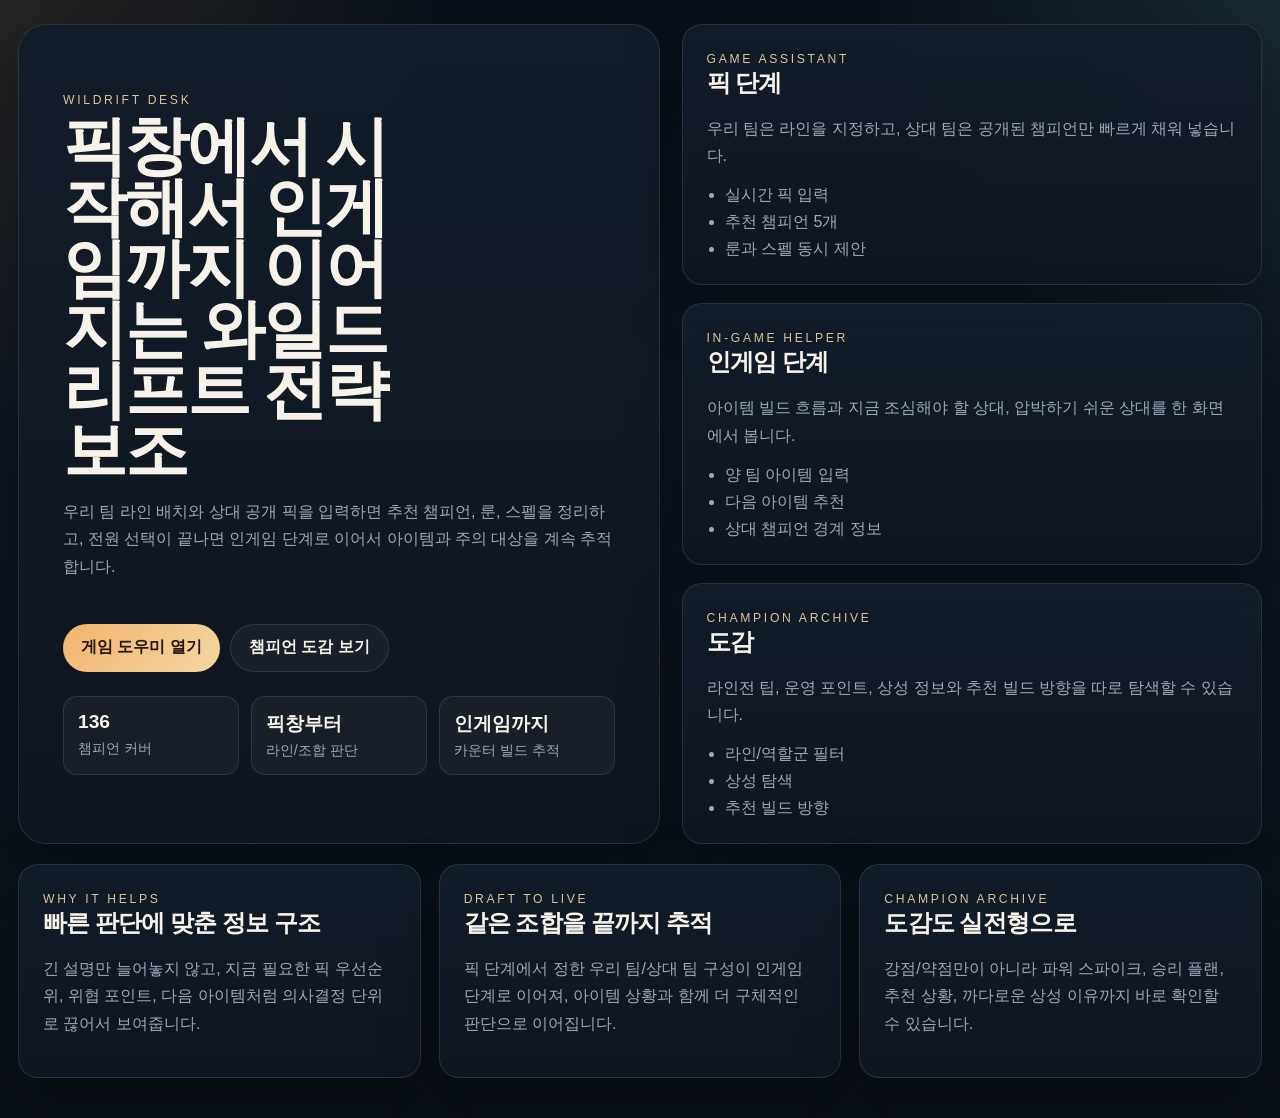
<file: index.html>
<!DOCTYPE html>
<html lang="ko">
<head>
  <meta charset="UTF-8">
  <meta name="viewport" content="width=device-width, initial-scale=1.0">
  <title>Wildrift Desk</title>
  <meta name="description" content="와일드리프트 픽 분석과 인게임 아이템 보조, 챔피언 도감을 제공하는 전략 웹 서비스">
  <link rel="stylesheet" href="./styles.css">
</head>
<body class="landing-body">
  <div class="landing-shell">
    <header class="landing-hero">
      <div class="landing-copy">
        <p class="eyebrow">WILDRIFT DESK</p>
        <h1>픽창에서 시작해서 인게임까지 이어지는 와일드리프트 전략 보조</h1>
        <p class="hero-lead">
          우리 팀 라인 배치와 상대 공개 픽을 입력하면 추천 챔피언, 룬, 스펠을 정리하고,
          전원 선택이 끝나면 인게임 단계로 이어서 아이템과 주의 대상을 계속 추적합니다.
        </p>
        <div class="landing-actions">
          <a class="button primary" href="./game-assistant.html">게임 도우미 열기</a>
          <a class="button secondary" href="./champions.html">챔피언 도감 보기</a>
        </div>
        <div class="landing-metrics">
          <article class="metric-card">
            <strong>136</strong>
            <span>챔피언 커버</span>
          </article>
          <article class="metric-card">
            <strong>픽창부터</strong>
            <span>라인/조합 판단</span>
          </article>
          <article class="metric-card">
            <strong>인게임까지</strong>
            <span>카운터 빌드 추적</span>
          </article>
        </div>
      </div>

      <div class="landing-preview">
        <section class="preview-card">
          <span class="panel-kicker">GAME ASSISTANT</span>
          <h2>픽 단계</h2>
          <p>우리 팀은 라인을 지정하고, 상대 팀은 공개된 챔피언만 빠르게 채워 넣습니다.</p>
          <ul class="feature-list">
            <li>실시간 픽 입력</li>
            <li>추천 챔피언 5개</li>
            <li>룬과 스펠 동시 제안</li>
          </ul>
        </section>

        <section class="preview-card">
          <span class="panel-kicker">IN-GAME HELPER</span>
          <h2>인게임 단계</h2>
          <p>아이템 빌드 흐름과 지금 조심해야 할 상대, 압박하기 쉬운 상대를 한 화면에서 봅니다.</p>
          <ul class="feature-list">
            <li>양 팀 아이템 입력</li>
            <li>다음 아이템 추천</li>
            <li>상대 챔피언 경계 정보</li>
          </ul>
        </section>

        <section class="preview-card">
          <span class="panel-kicker">CHAMPION ARCHIVE</span>
          <h2>도감</h2>
          <p>라인전 팁, 운영 포인트, 상성 정보와 추천 빌드 방향을 따로 탐색할 수 있습니다.</p>
          <ul class="feature-list">
            <li>라인/역할군 필터</li>
            <li>상성 탐색</li>
            <li>추천 빌드 방향</li>
          </ul>
        </section>
      </div>
    </header>

    <section class="landing-detail-grid">
      <article class="preview-card">
        <span class="panel-kicker">WHY IT HELPS</span>
        <h2>빠른 판단에 맞춘 정보 구조</h2>
        <p>긴 설명만 늘어놓지 않고, 지금 필요한 픽 우선순위, 위협 포인트, 다음 아이템처럼 의사결정 단위로 끊어서 보여줍니다.</p>
      </article>
      <article class="preview-card">
        <span class="panel-kicker">DRAFT TO LIVE</span>
        <h2>같은 조합을 끝까지 추적</h2>
        <p>픽 단계에서 정한 우리 팀/상대 팀 구성이 인게임 단계로 이어져, 아이템 상황과 함께 더 구체적인 판단으로 이어집니다.</p>
      </article>
      <article class="preview-card">
        <span class="panel-kicker">CHAMPION ARCHIVE</span>
        <h2>도감도 실전형으로</h2>
        <p>강점/약점만이 아니라 파워 스파이크, 승리 플랜, 추천 상황, 까다로운 상성 이유까지 바로 확인할 수 있습니다.</p>
      </article>
    </section>
  </div>
</body>
</html>
</file>
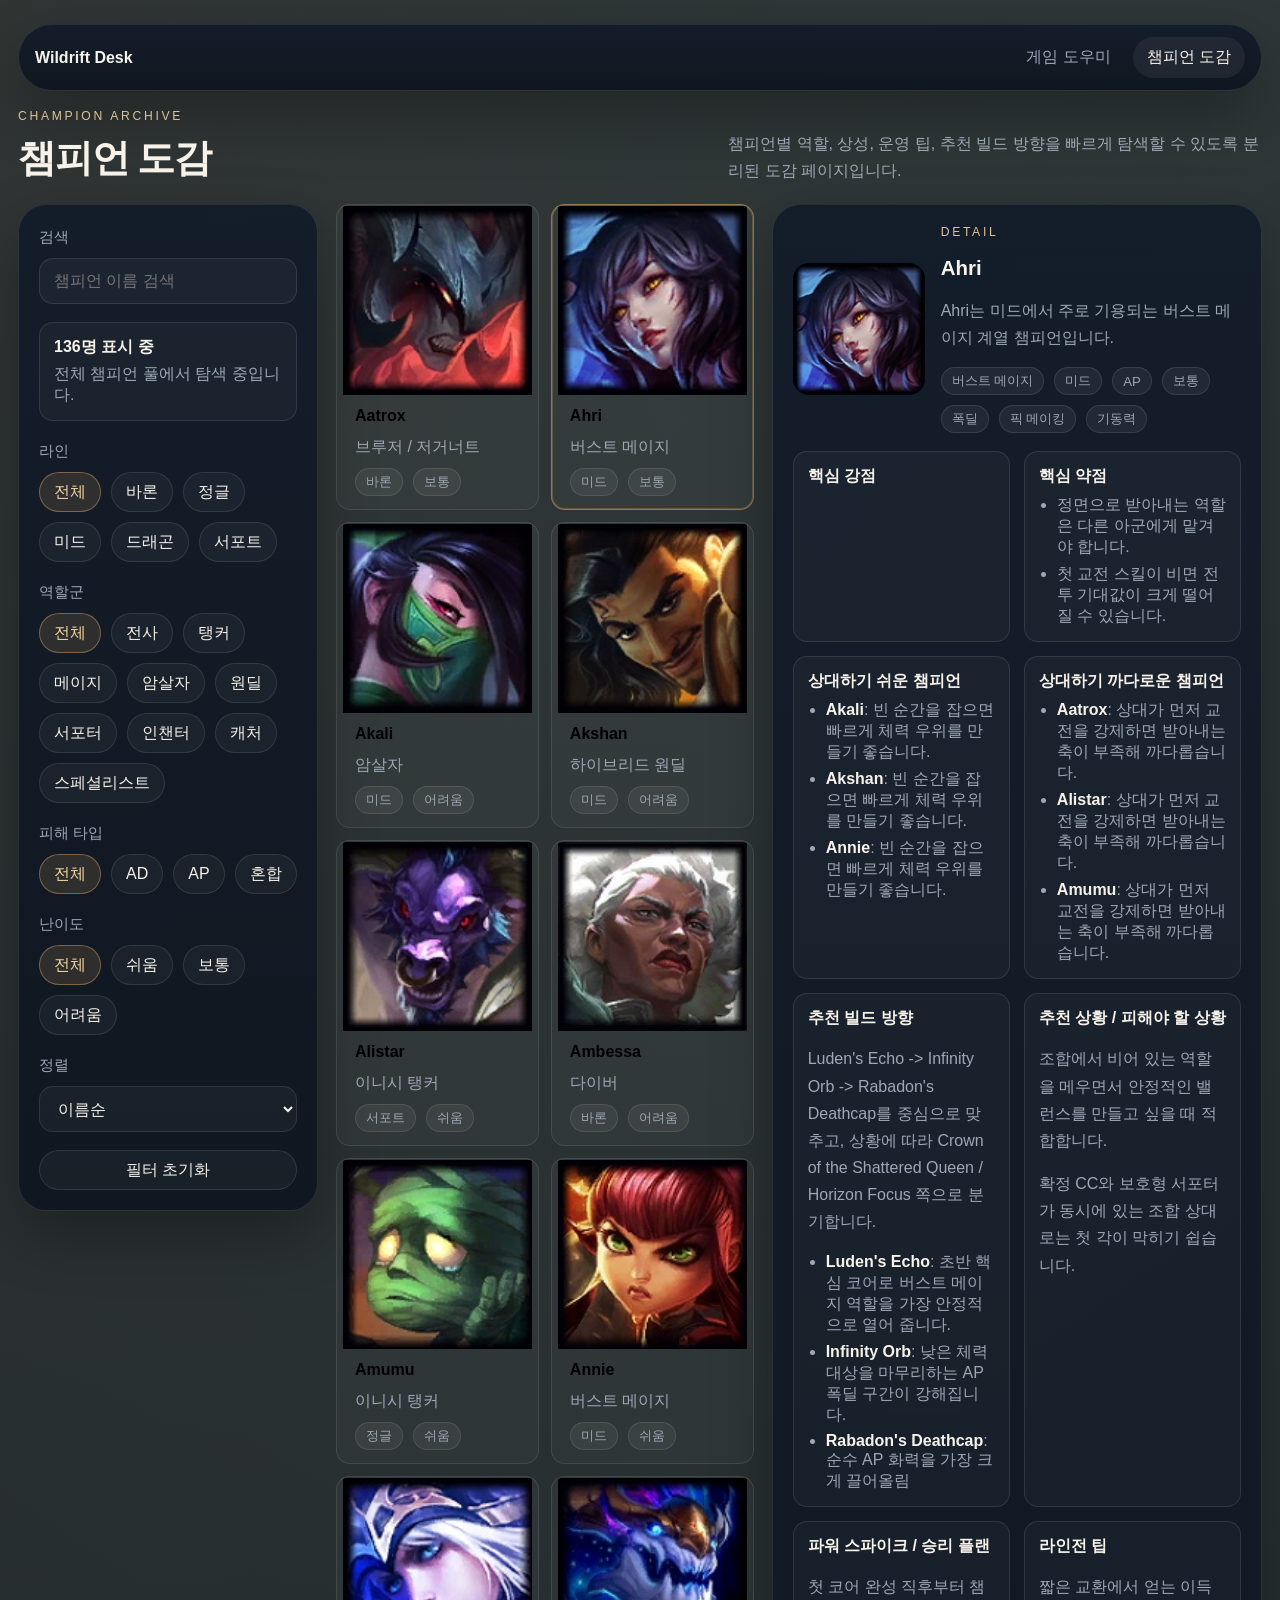
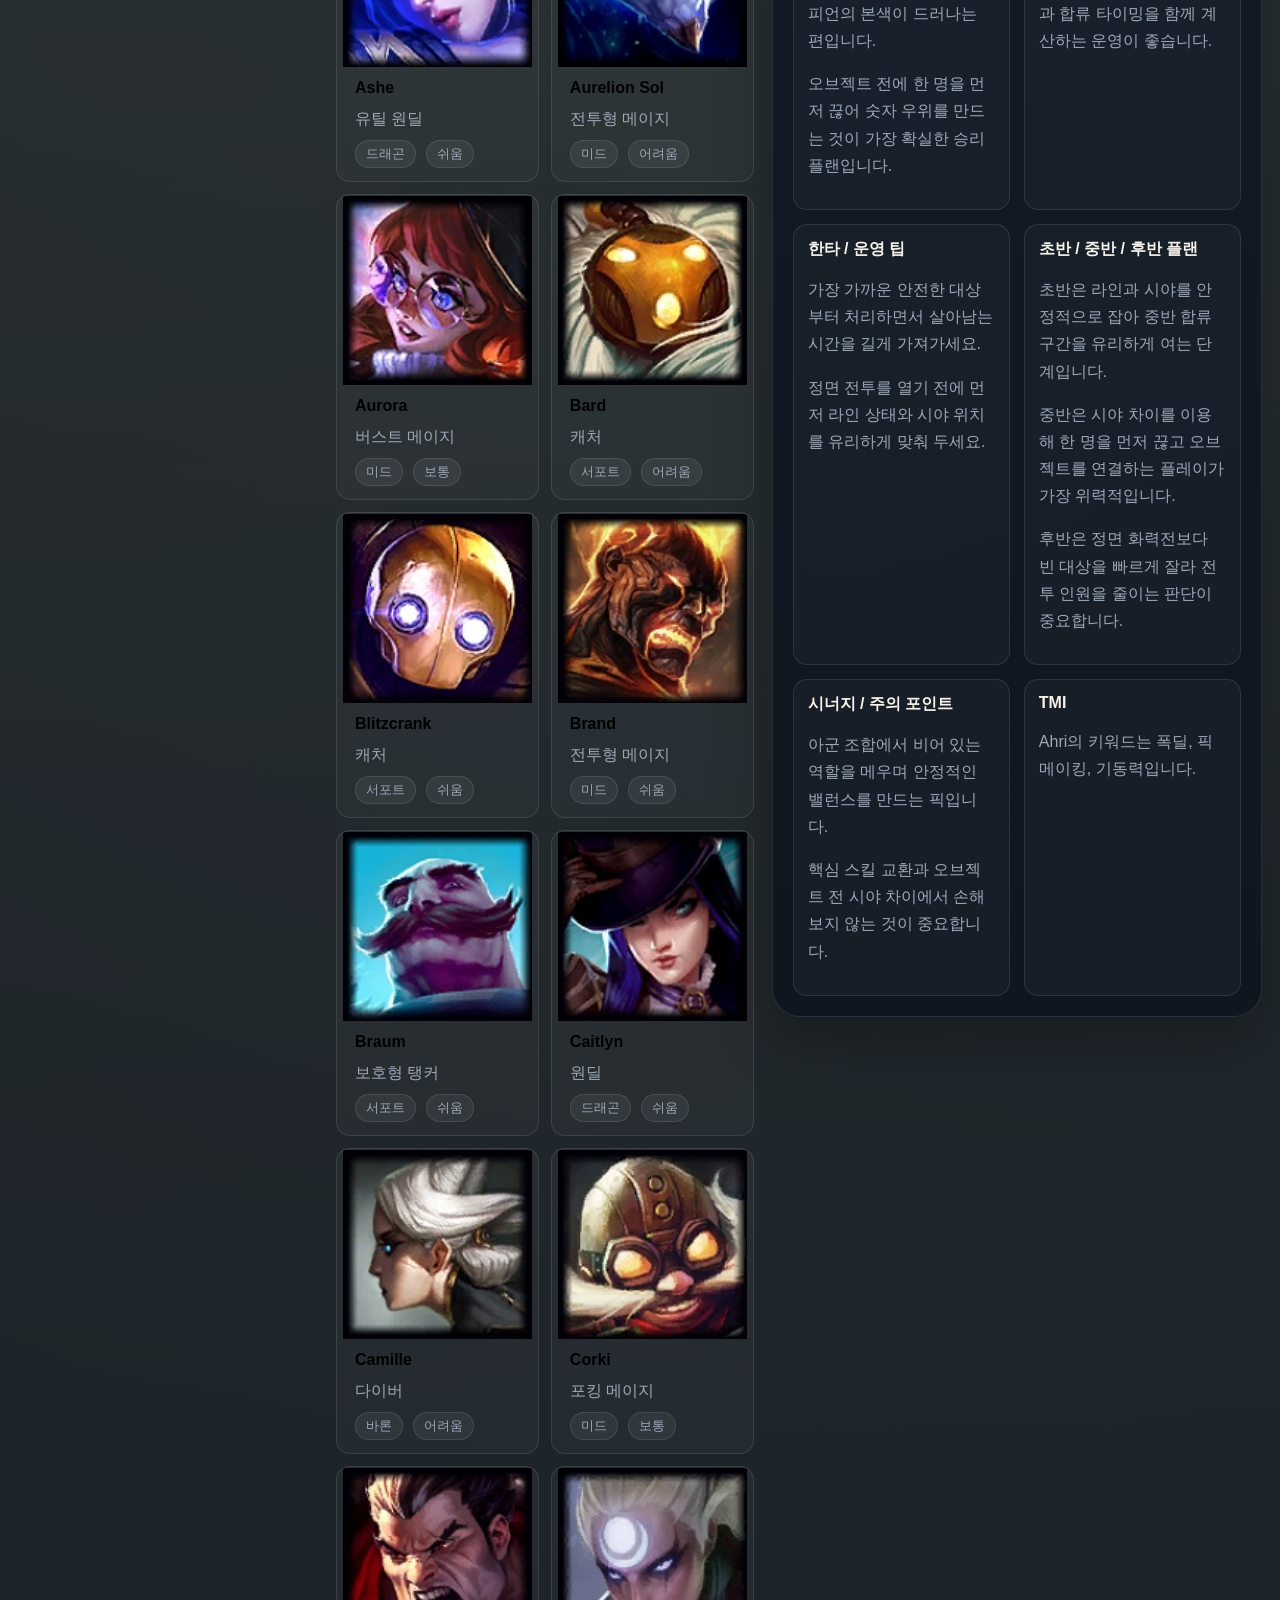
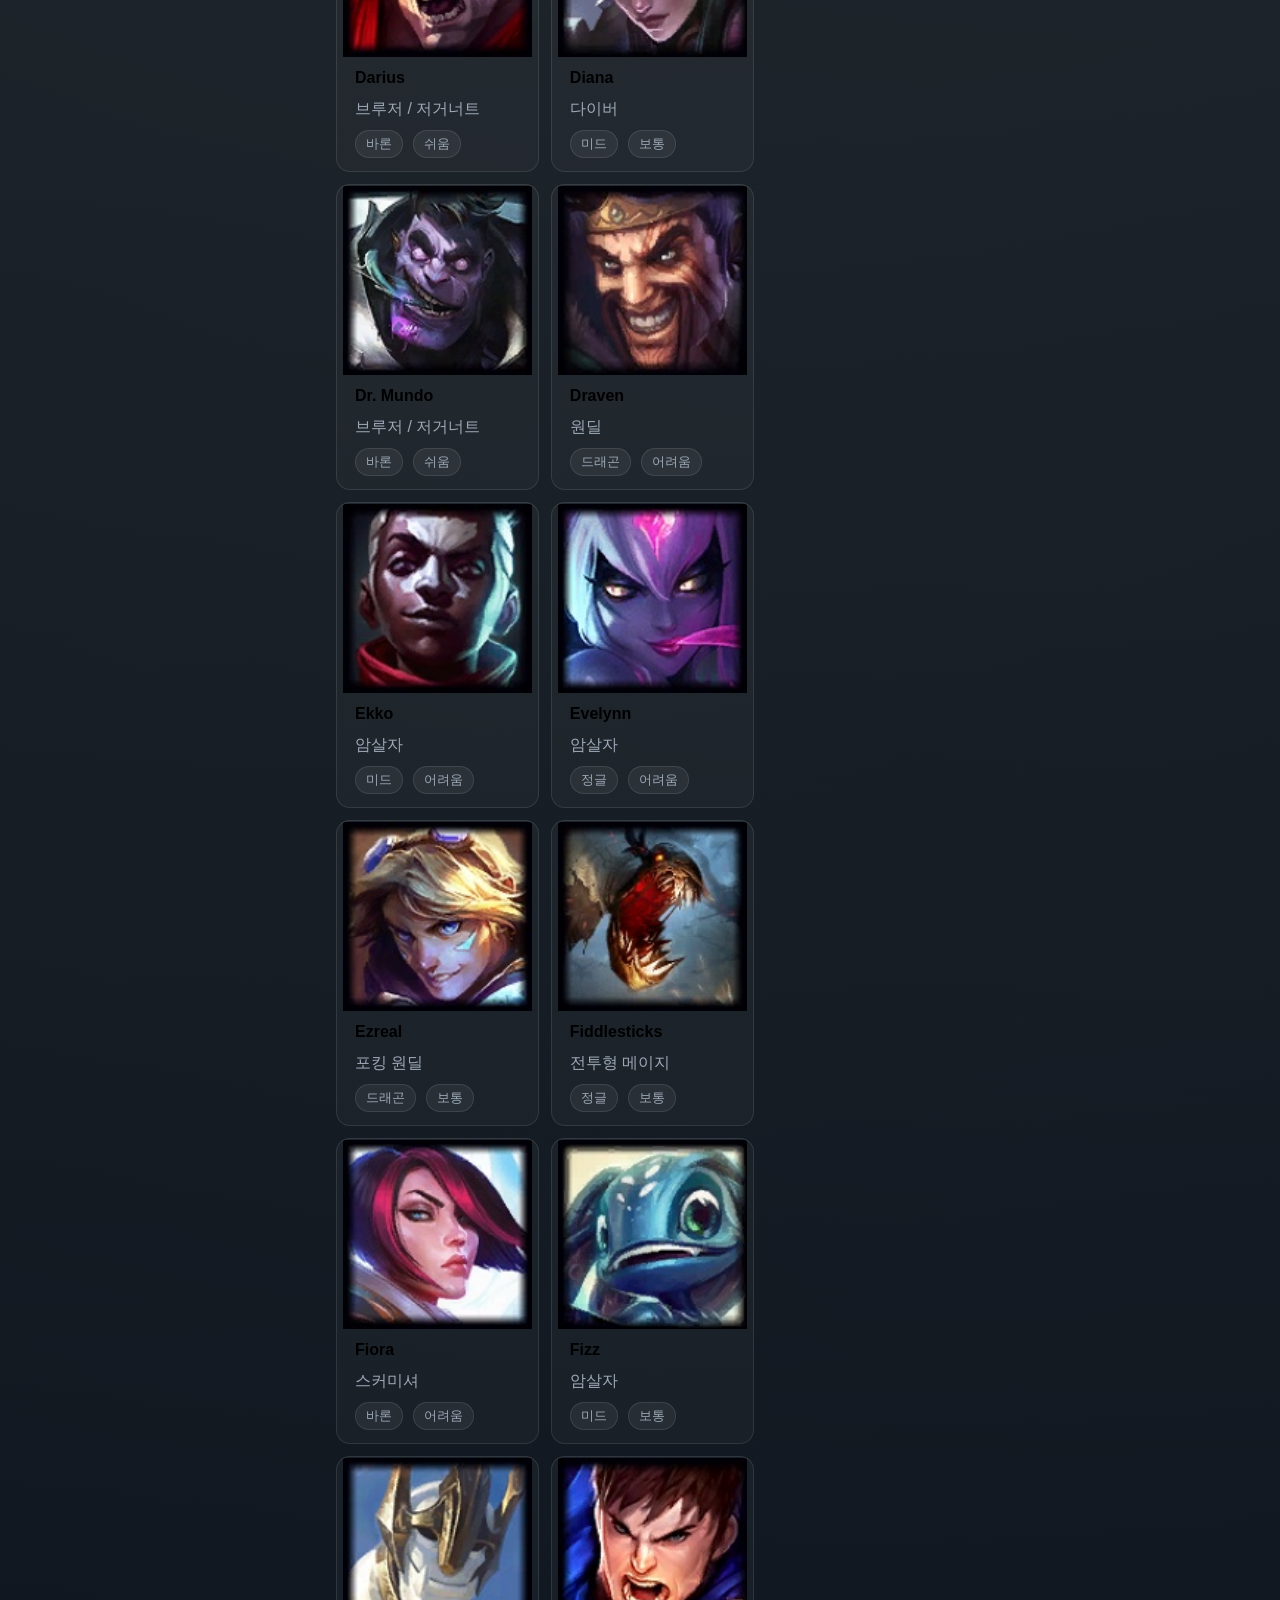
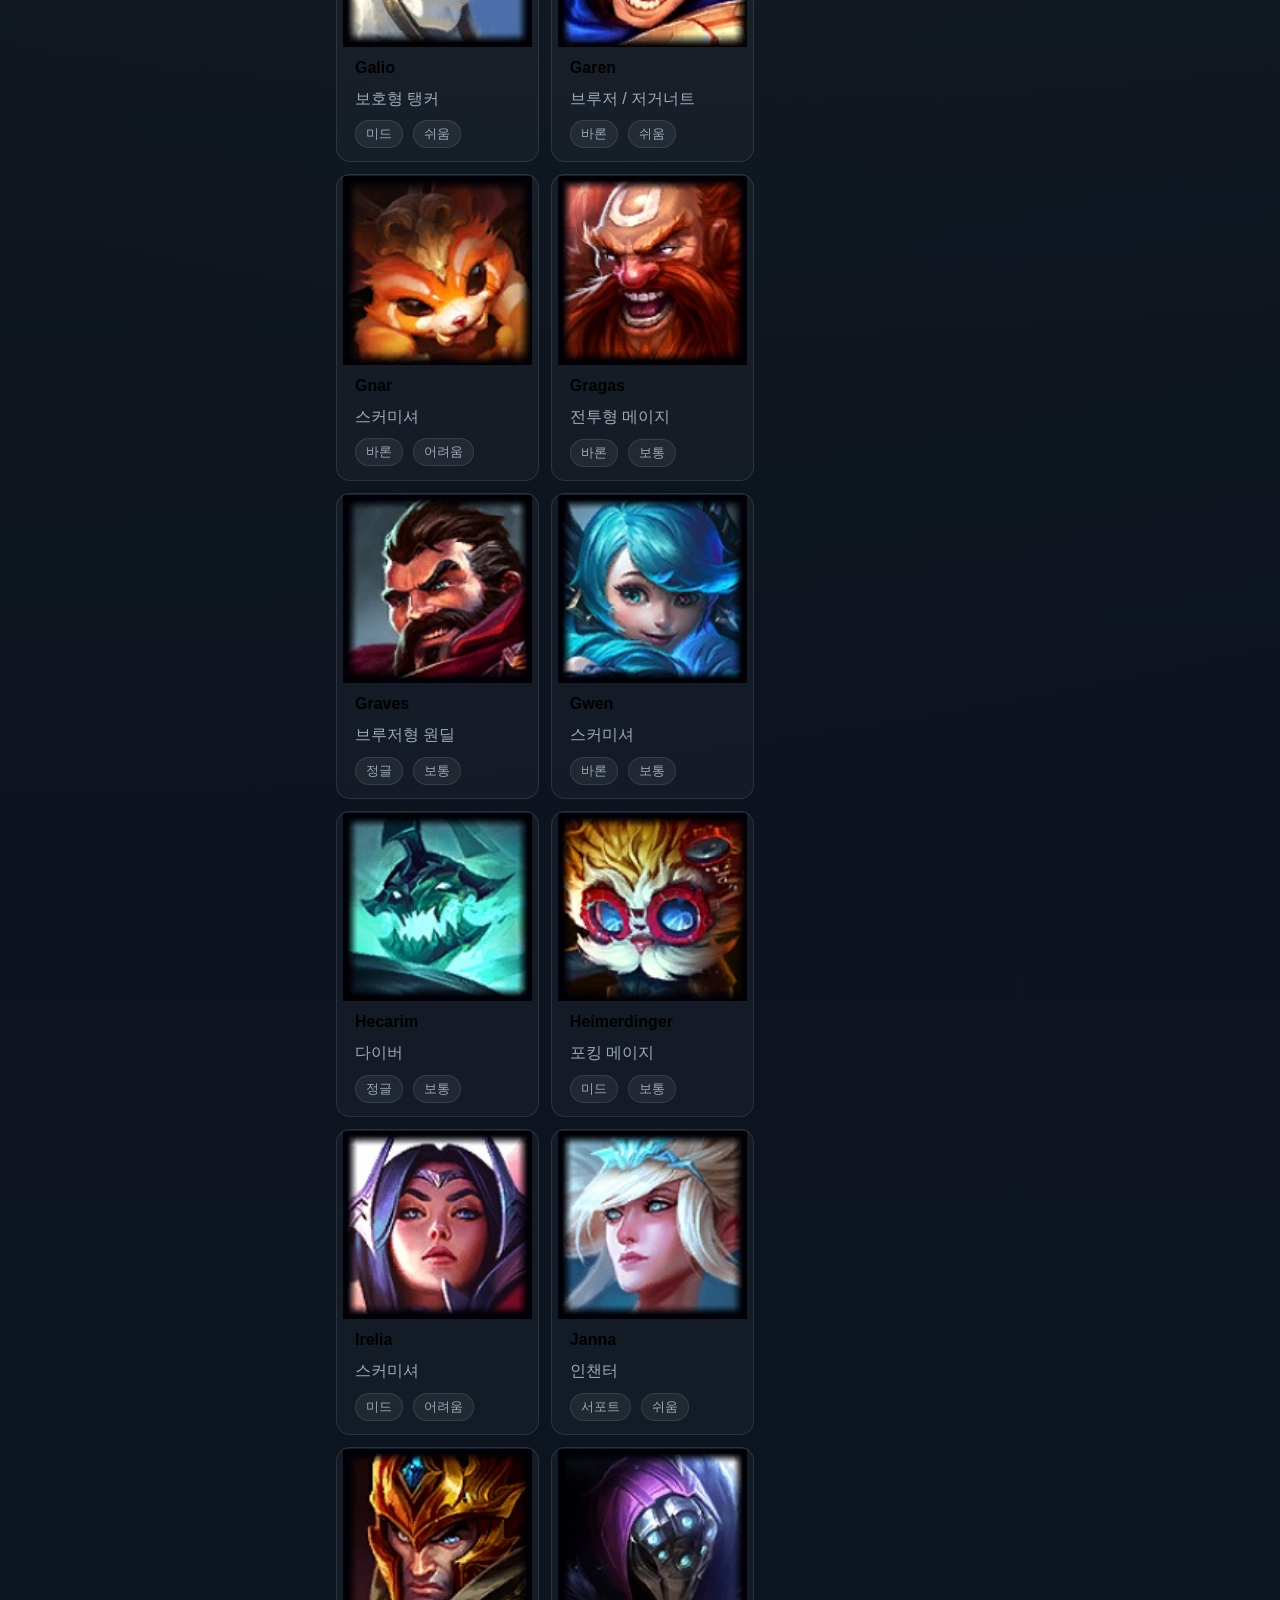
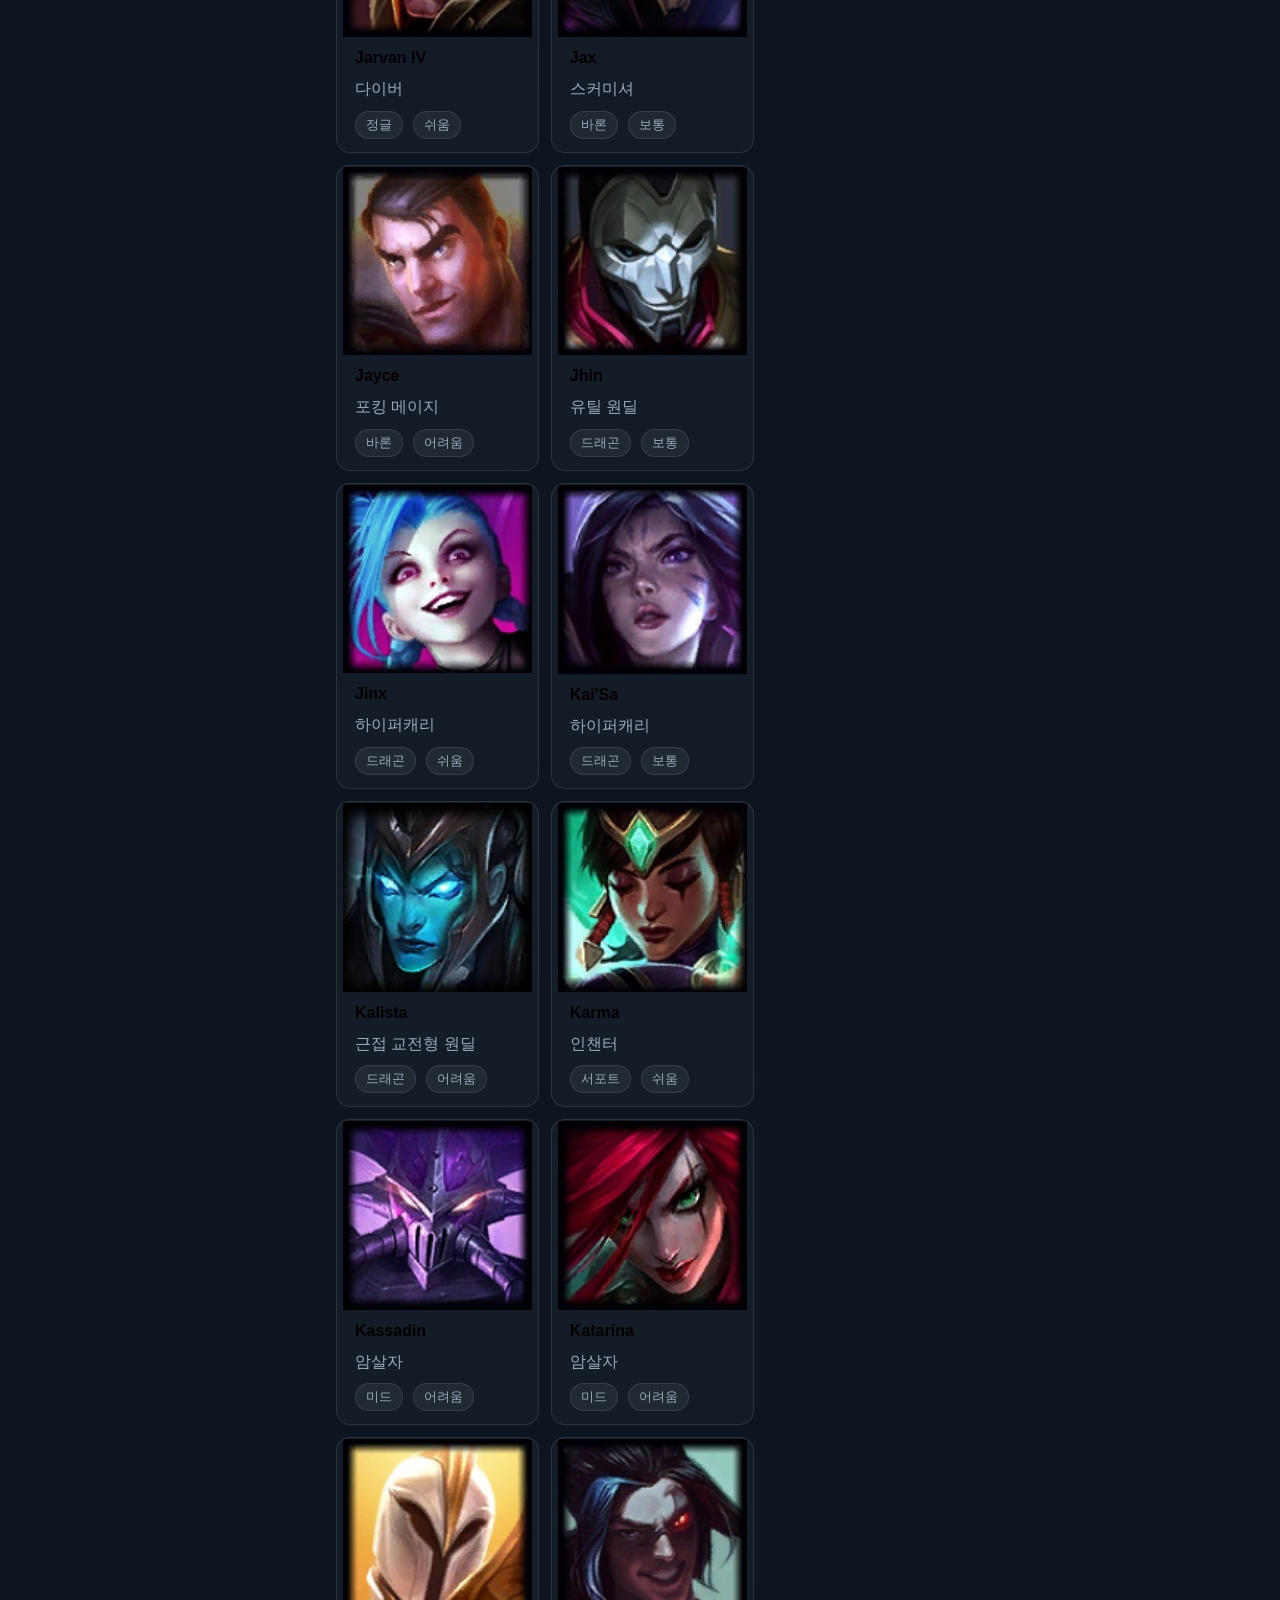
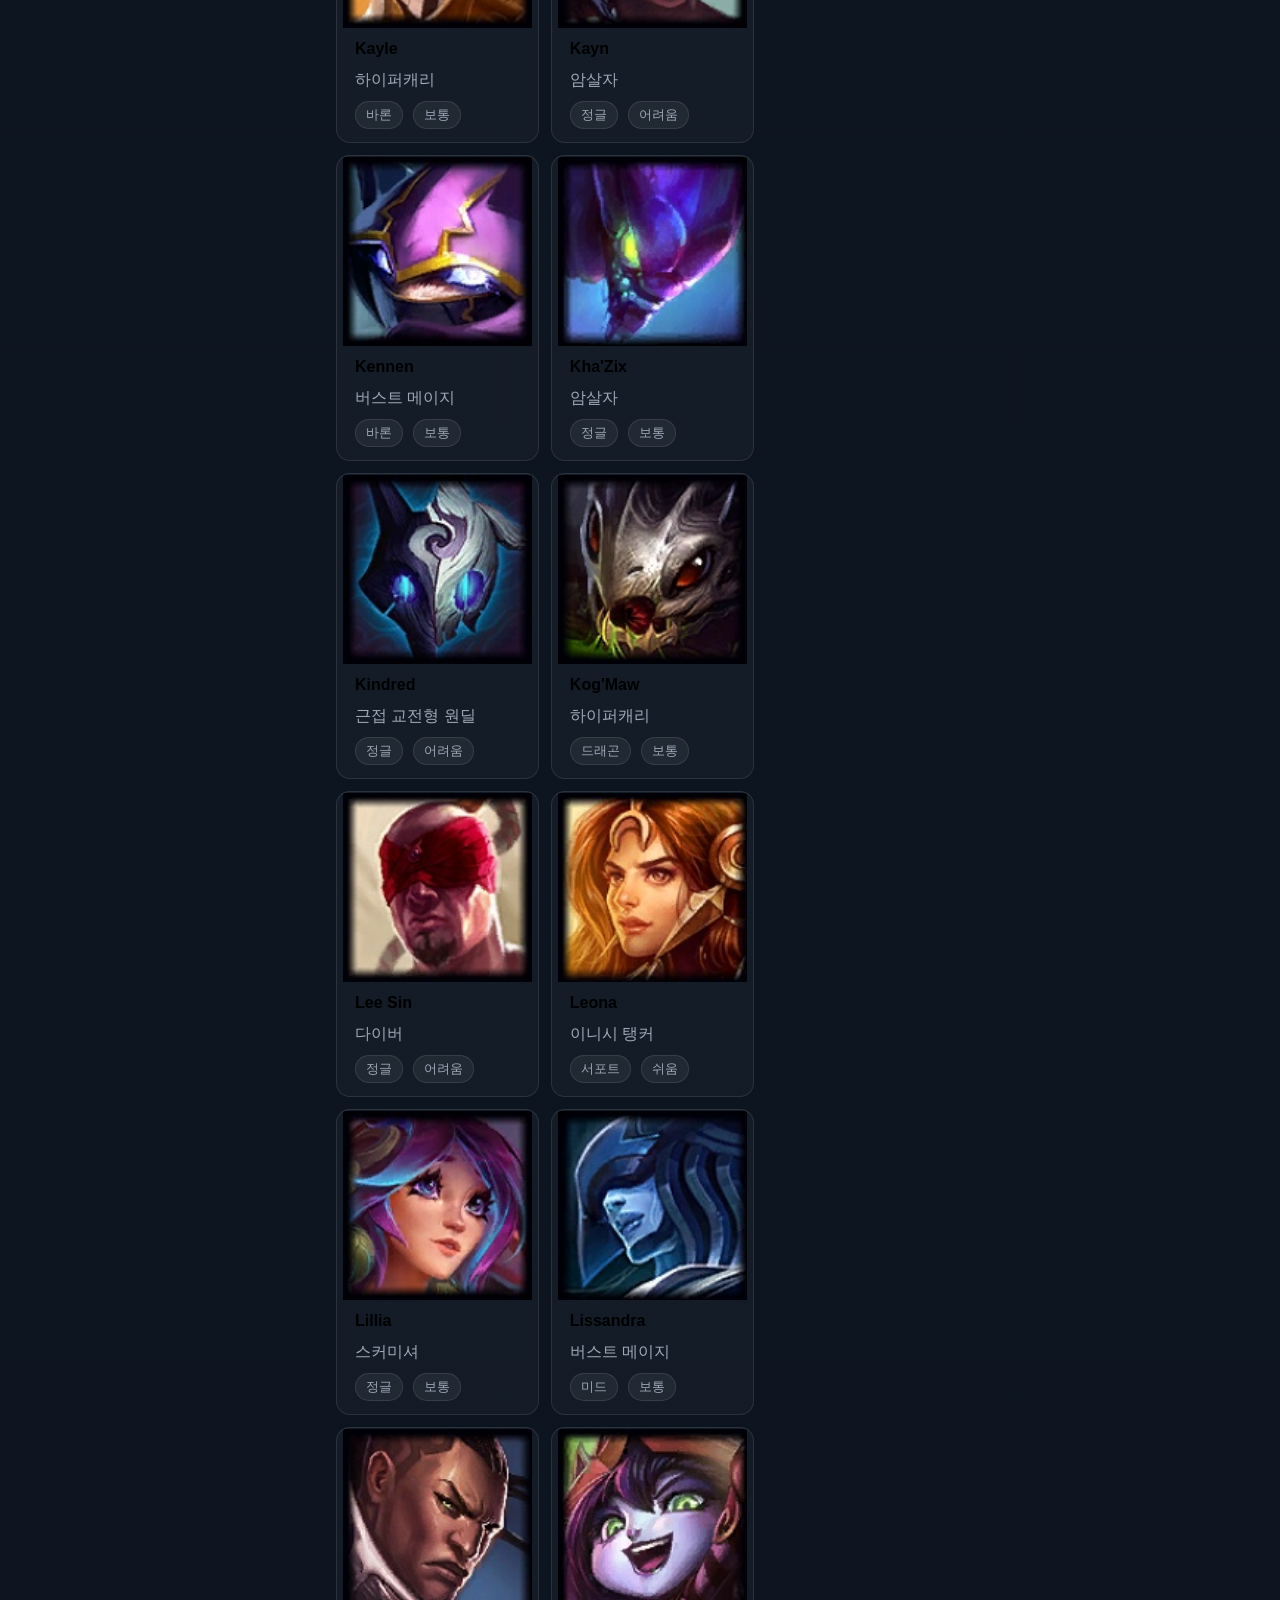
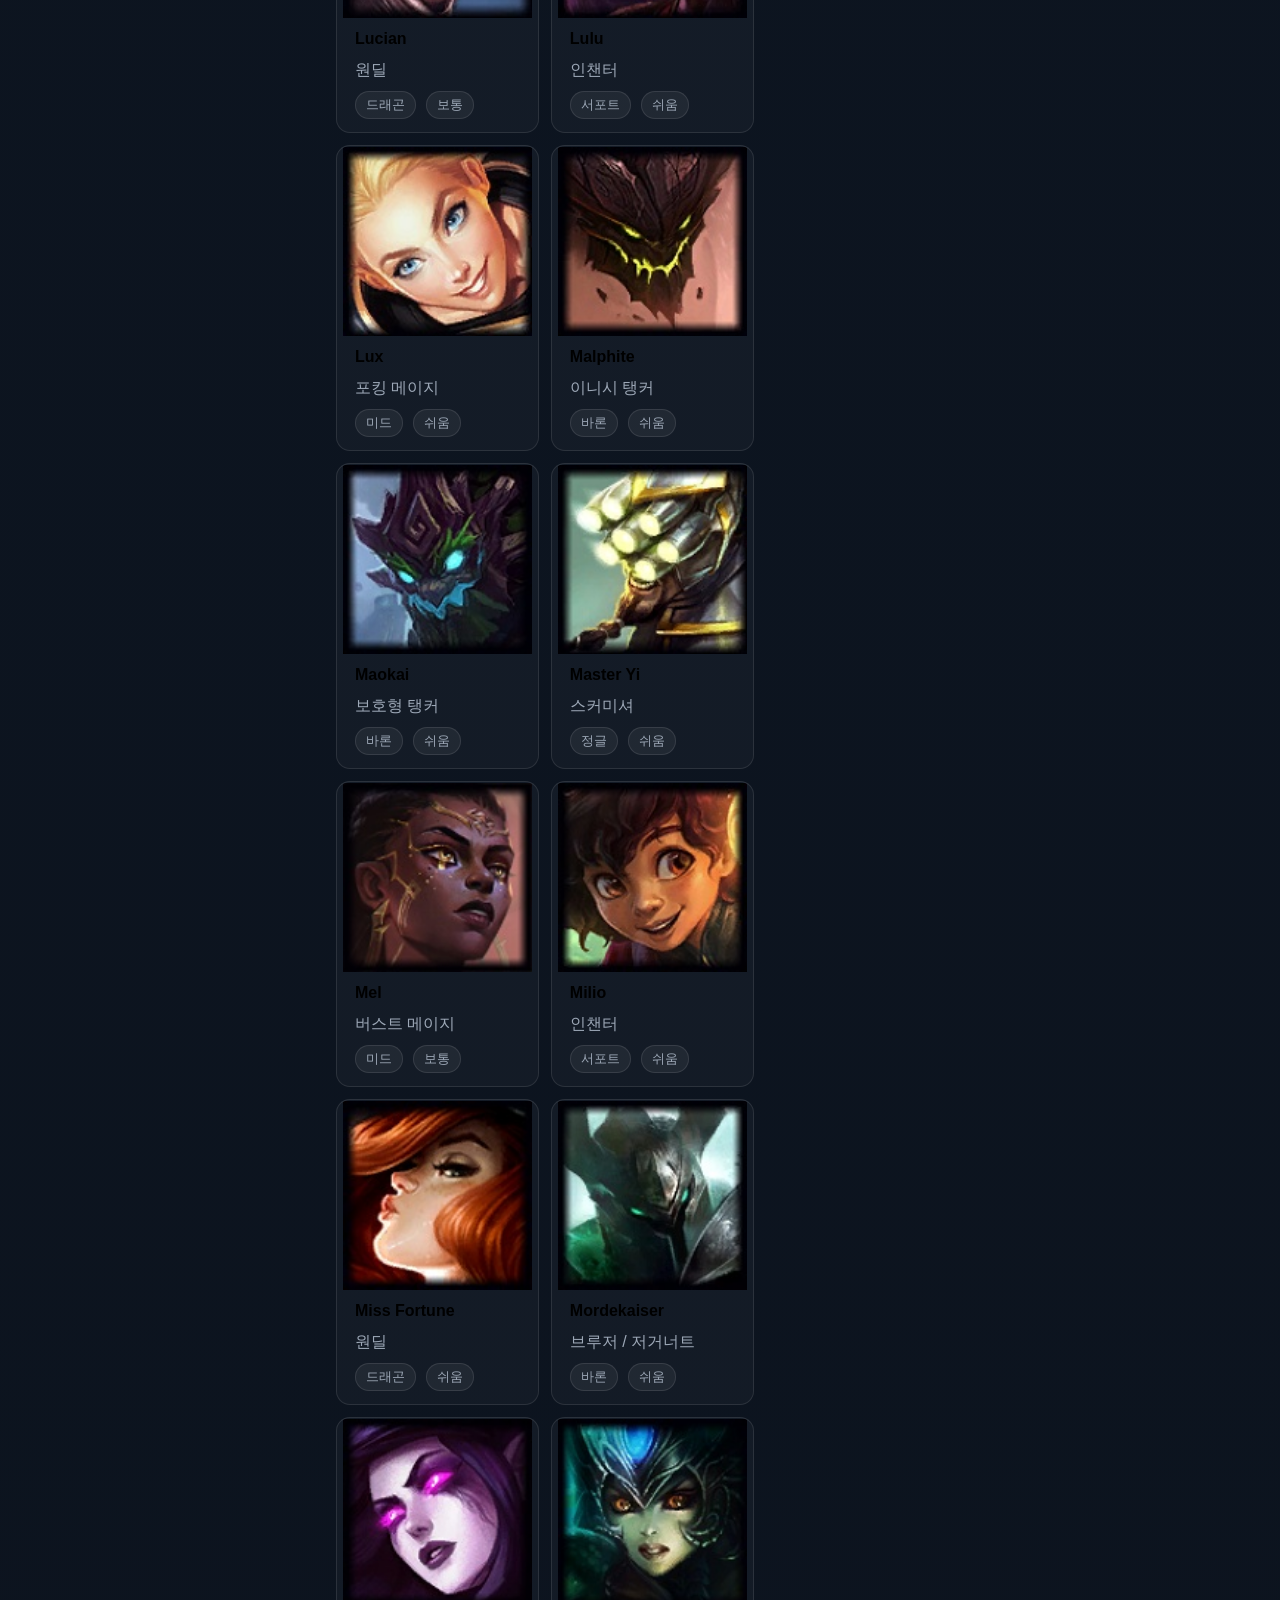
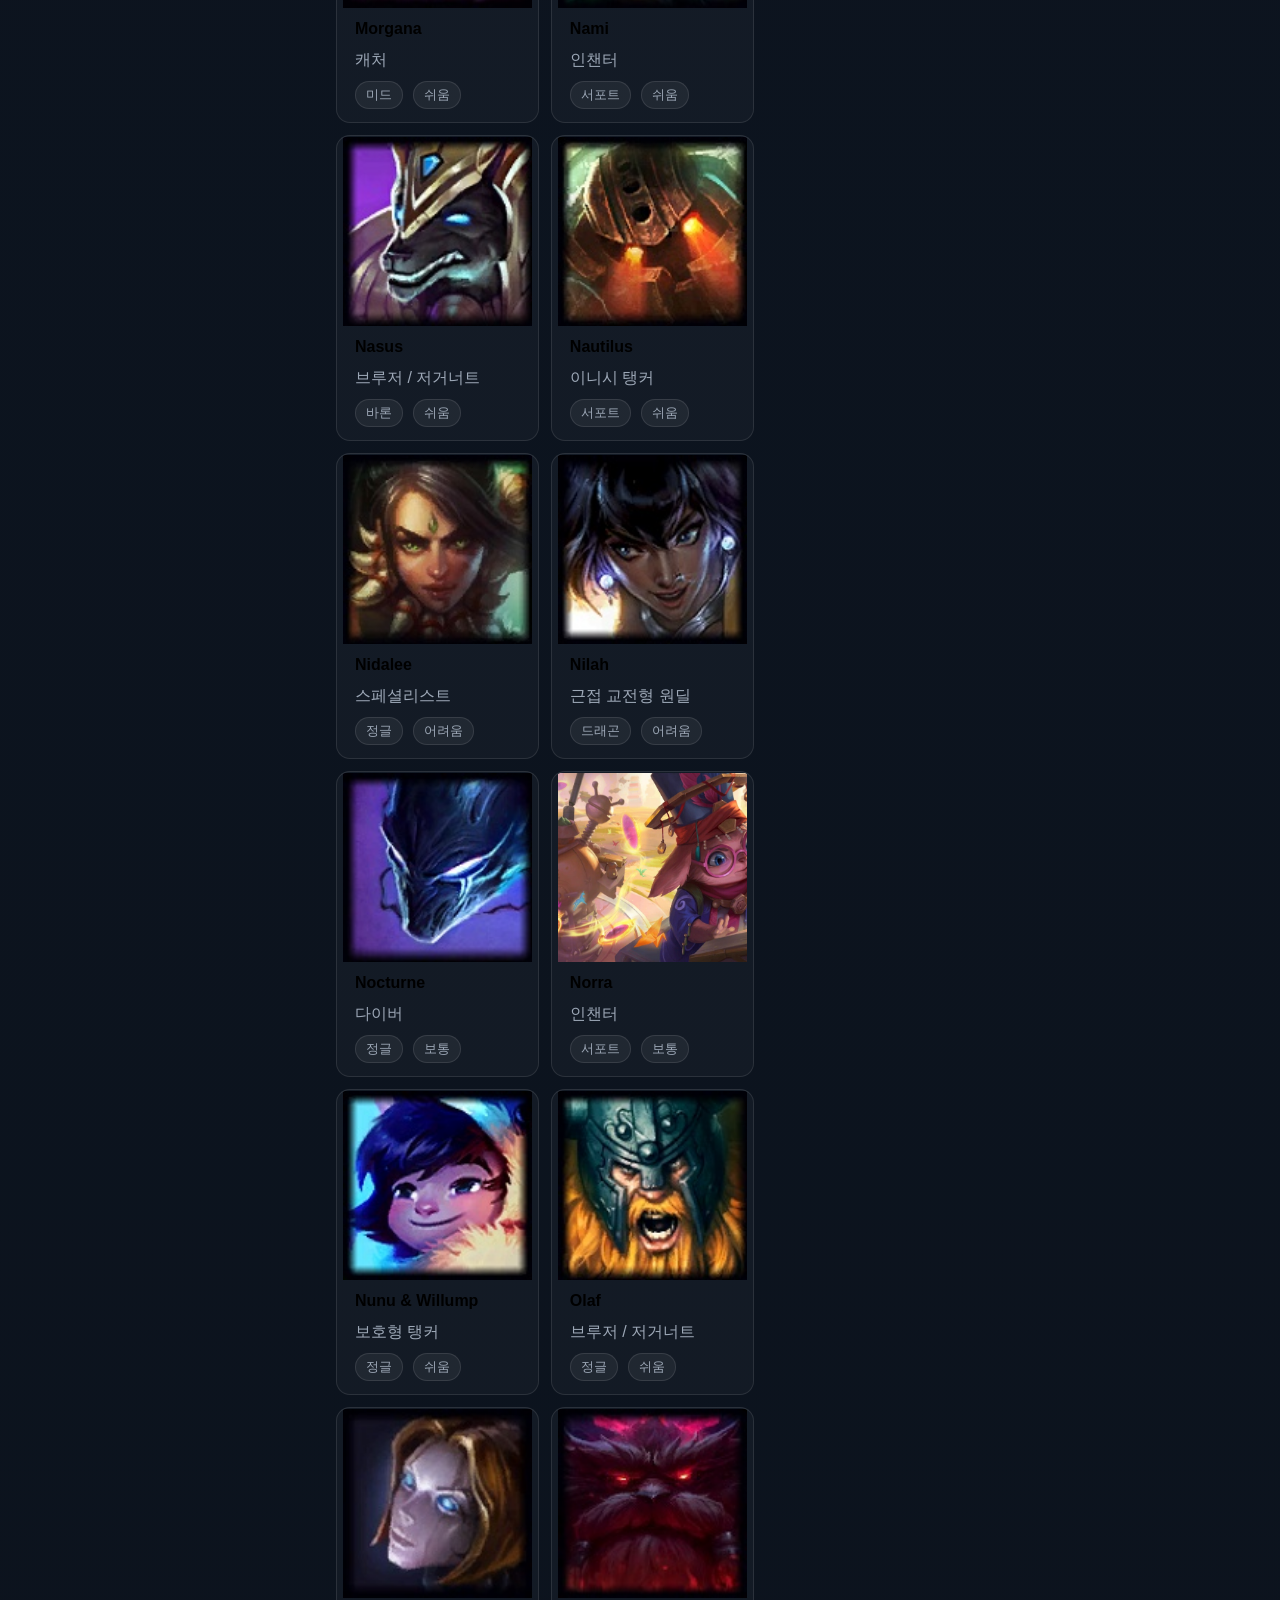
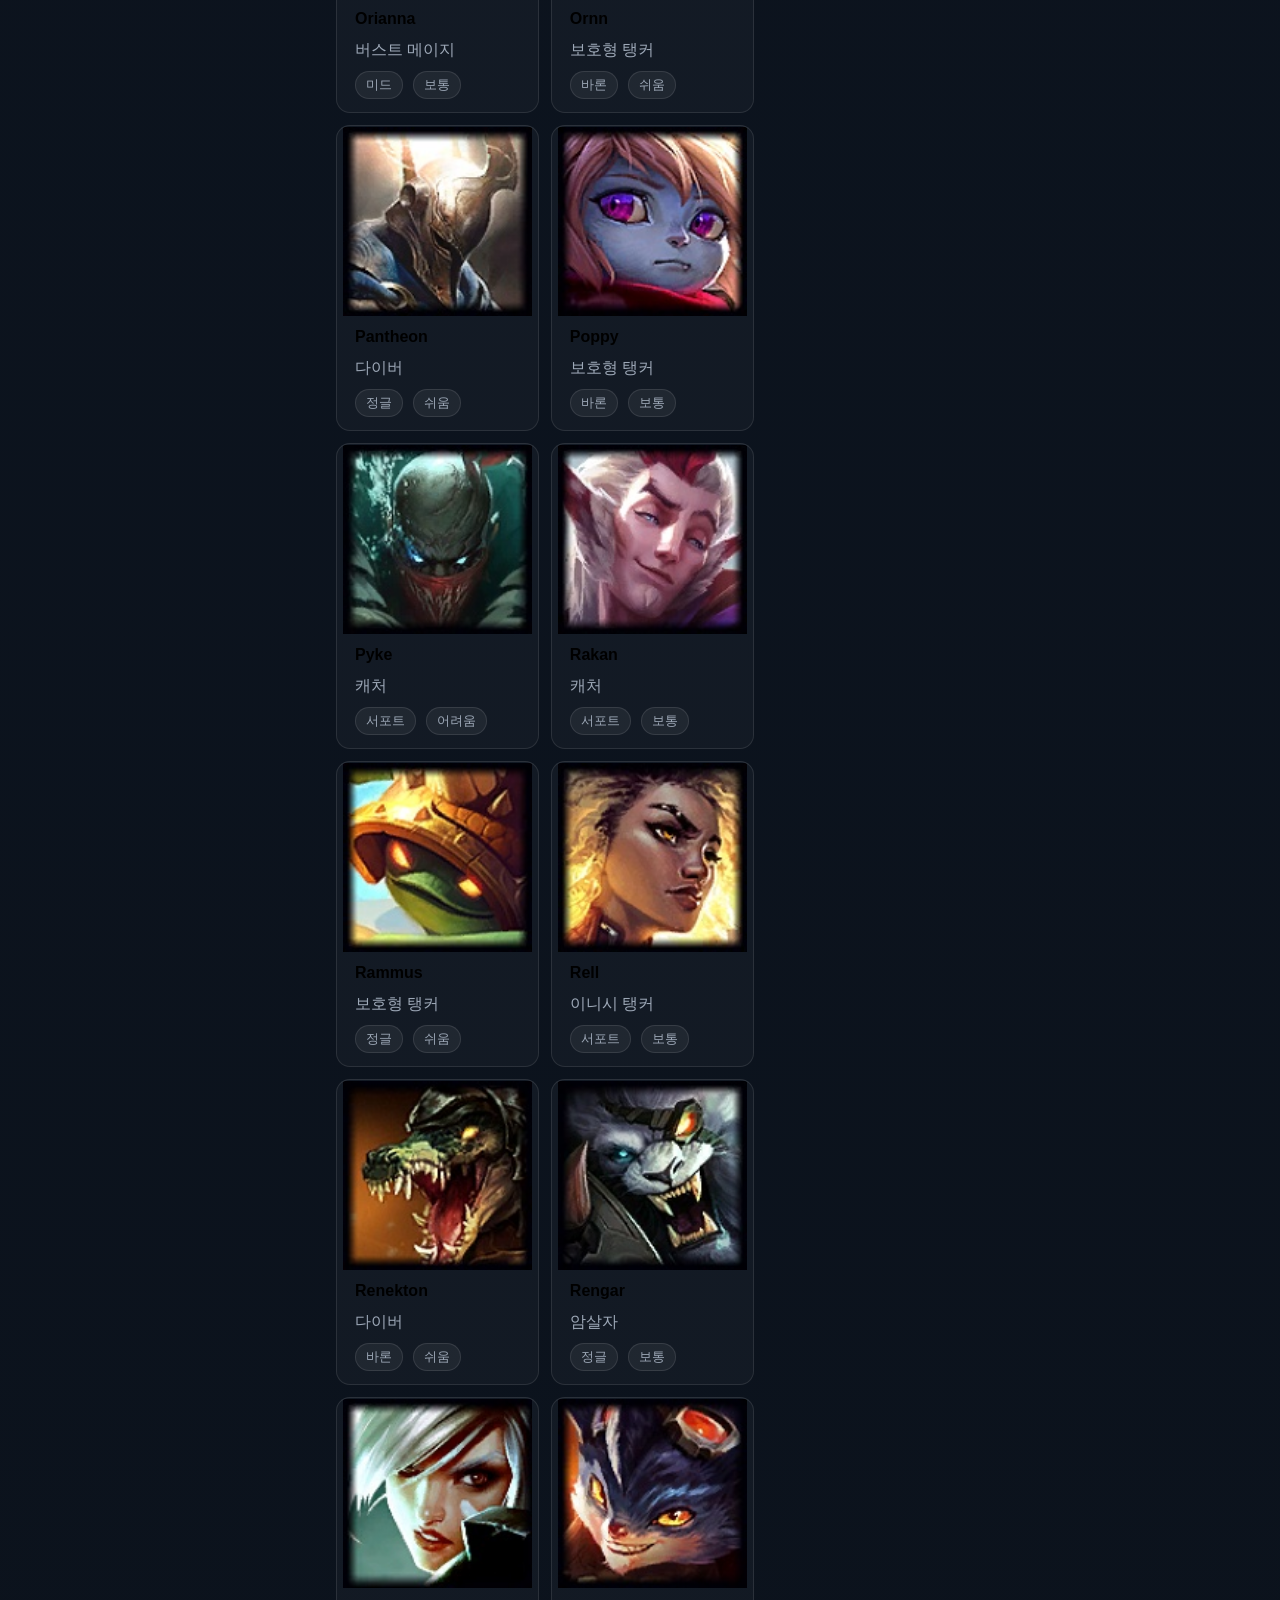
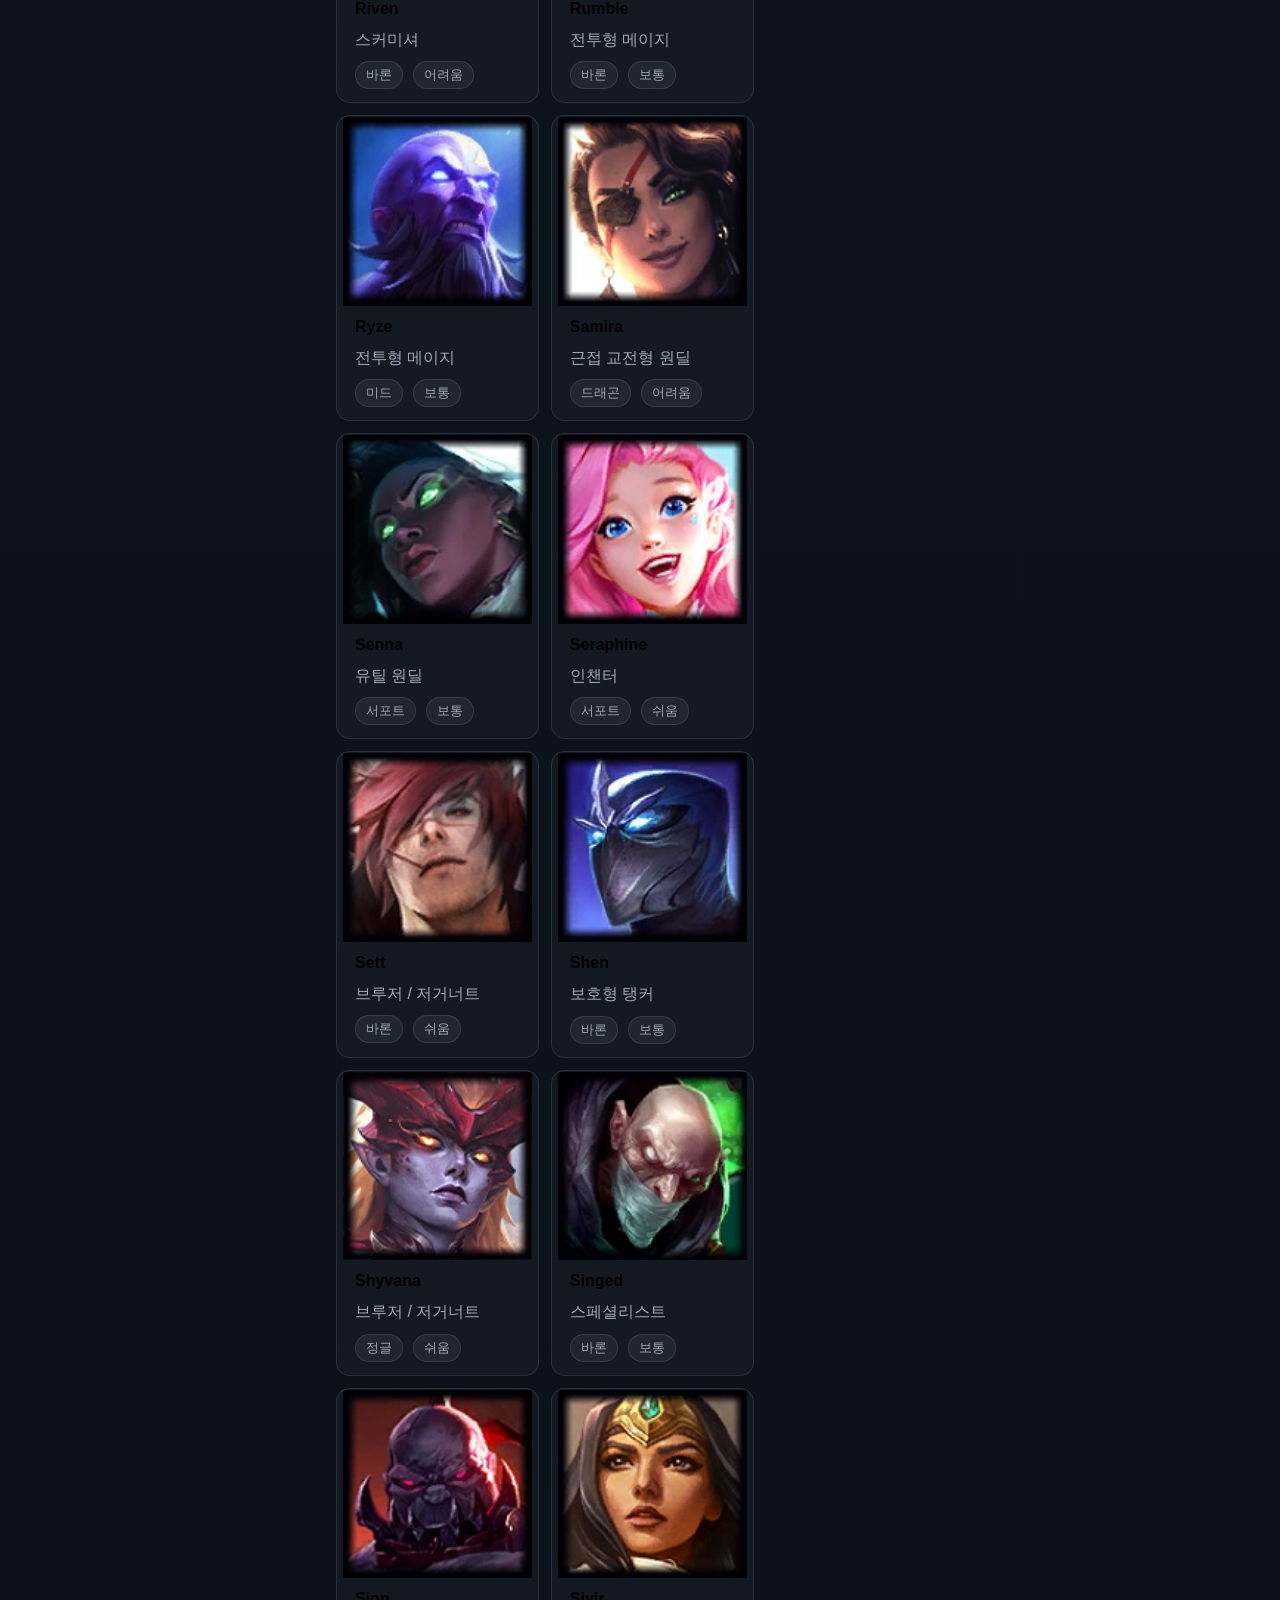
<file: champions.html>
<!DOCTYPE html>
<html lang="ko">
<head>
  <meta charset="UTF-8">
  <meta name="viewport" content="width=device-width, initial-scale=1.0">
  <title>챔피언 도감 | Wildrift Desk</title>
  <link rel="stylesheet" href="./styles.css">
</head>
<body class="app-body">
  <div class="app-shell">
    <header class="page-topbar">
      <a class="brand-mark" href="./index.html">Wildrift Desk</a>
      <nav class="page-nav">
        <a href="./game-assistant.html">게임 도우미</a>
        <a class="is-active" href="./champions.html">챔피언 도감</a>
      </nav>
    </header>

    <main class="champions-page">
      <section class="section-heading">
        <div>
          <p class="eyebrow">CHAMPION ARCHIVE</p>
          <h1>챔피언 도감</h1>
        </div>
        <p class="section-note">
          챔피언별 역할, 상성, 운영 팁, 추천 빌드 방향을 빠르게 탐색할 수 있도록 분리된 도감 페이지입니다.
        </p>
      </section>

      <div class="champions-layout">
        <aside class="filter-sidebar">
          <label class="field-block">
            <span>검색</span>
            <input id="champion-search" class="search-input" type="search" placeholder="챔피언 이름 검색">
          </label>
          <div id="champion-results-meta" class="filter-summary"></div>
          <div class="field-block">
            <span>라인</span>
            <div id="champion-lane-filters" class="lane-chip-row"></div>
          </div>
          <div class="field-block">
            <span>역할군</span>
            <div id="champion-role-filters" class="lane-chip-row"></div>
          </div>
          <div class="field-block">
            <span>피해 타입</span>
            <div id="champion-damage-filters" class="lane-chip-row"></div>
          </div>
          <div class="field-block">
            <span>난이도</span>
            <div id="champion-difficulty-filters" class="lane-chip-row"></div>
          </div>
          <label class="field-block">
            <span>정렬</span>
            <select id="champion-sort" class="search-input">
              <option value="name">이름순</option>
              <option value="difficulty">쉬운 순</option>
              <option value="versatile">다재다능 순</option>
              <option value="late">후반 가치 높은 순</option>
            </select>
          </label>
          <button type="button" id="champion-reset-filters" class="ghost-button">필터 초기화</button>
        </aside>

        <section class="champions-content">
          <div id="champion-grid" class="champion-grid"></div>
          <div id="champion-detail" class="champion-detail"></div>
        </section>
      </div>
    </main>
  </div>

  <script src="./data.js"></script>
  <script src="./champions.js"></script>
</body>
</html>
</file>
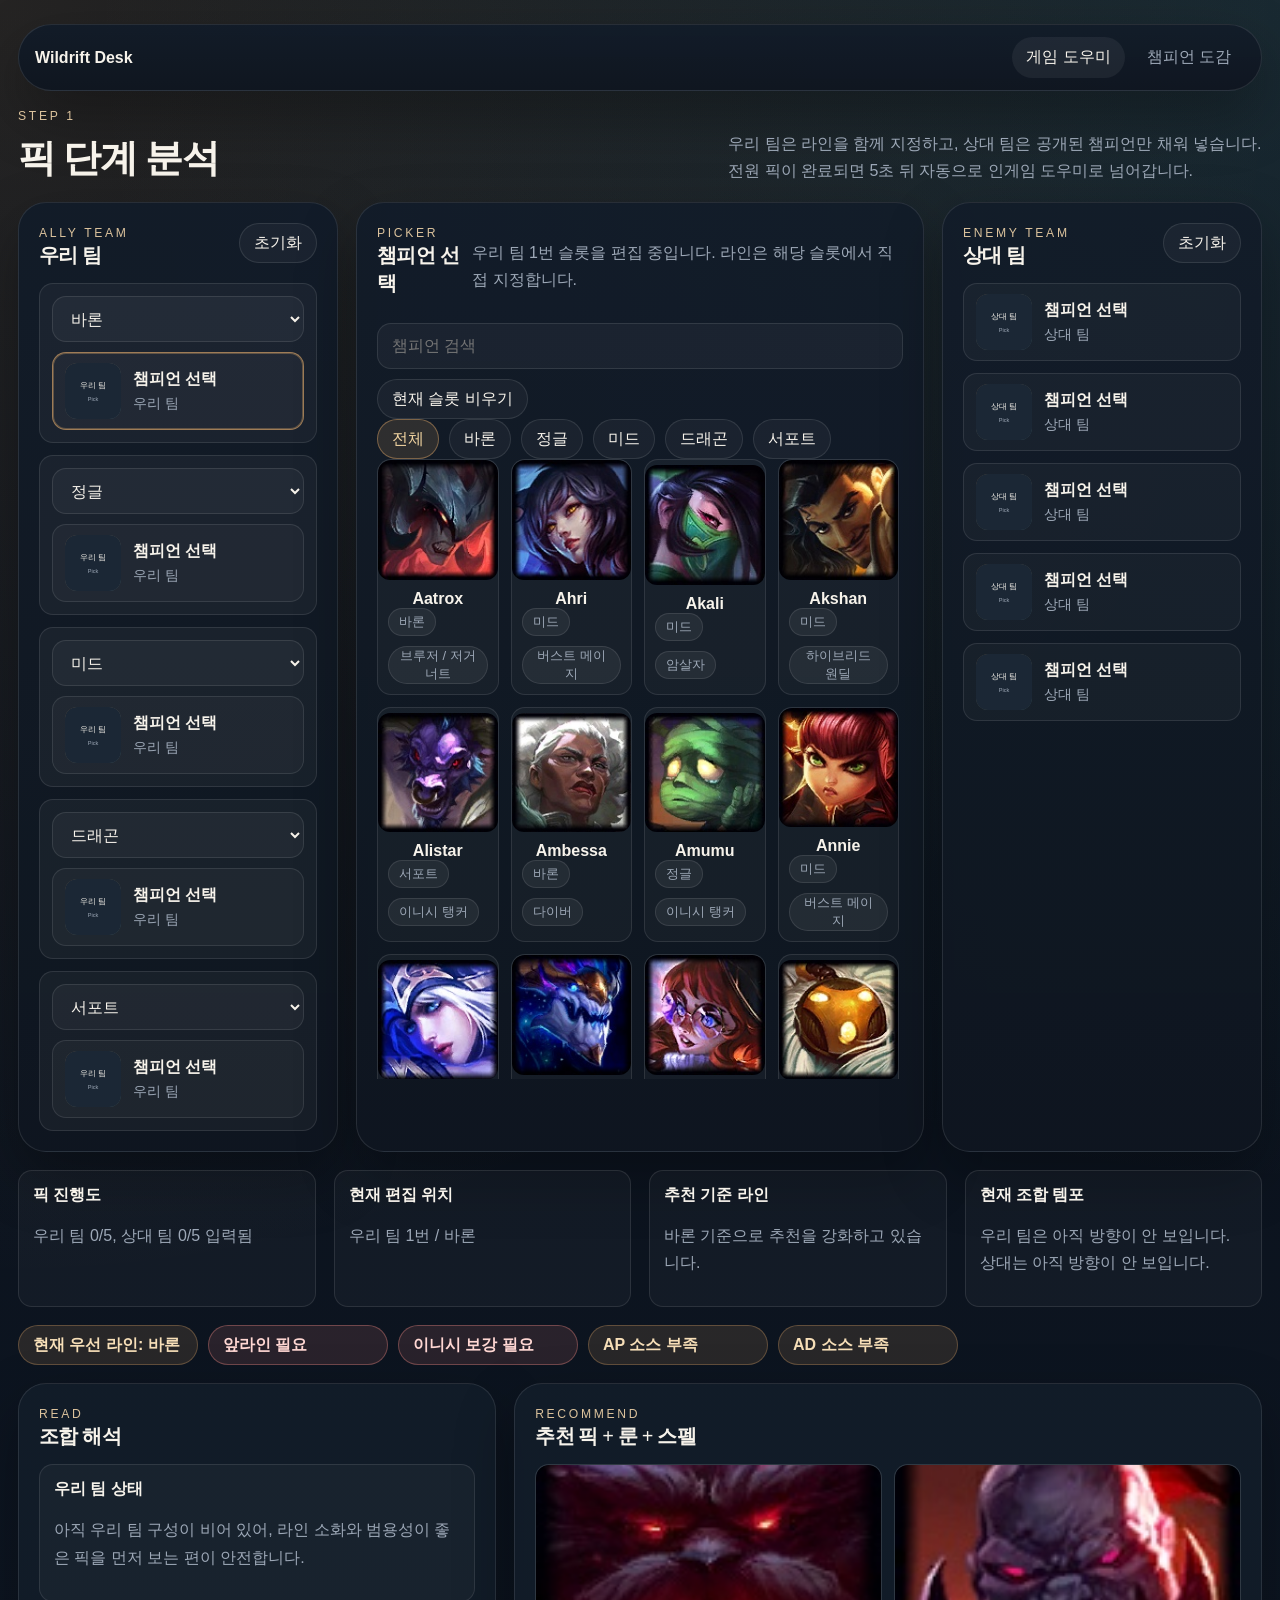
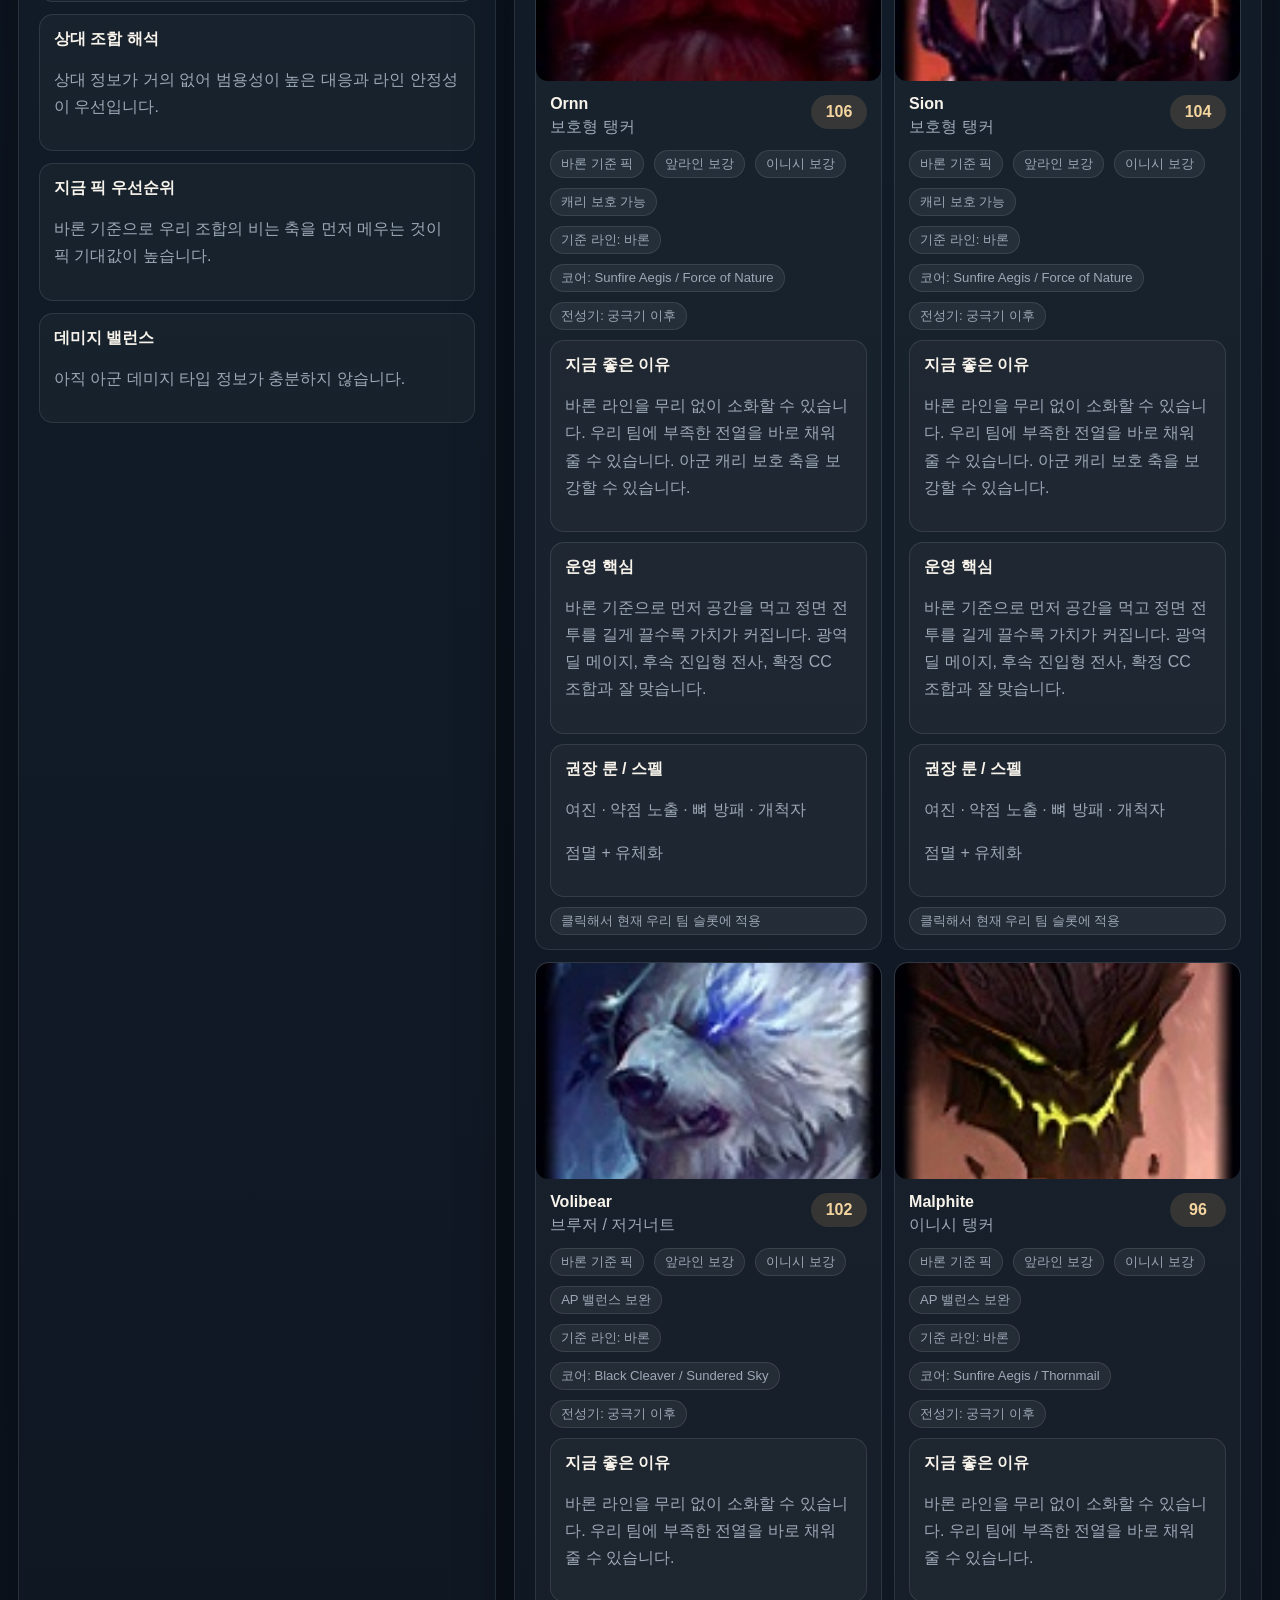
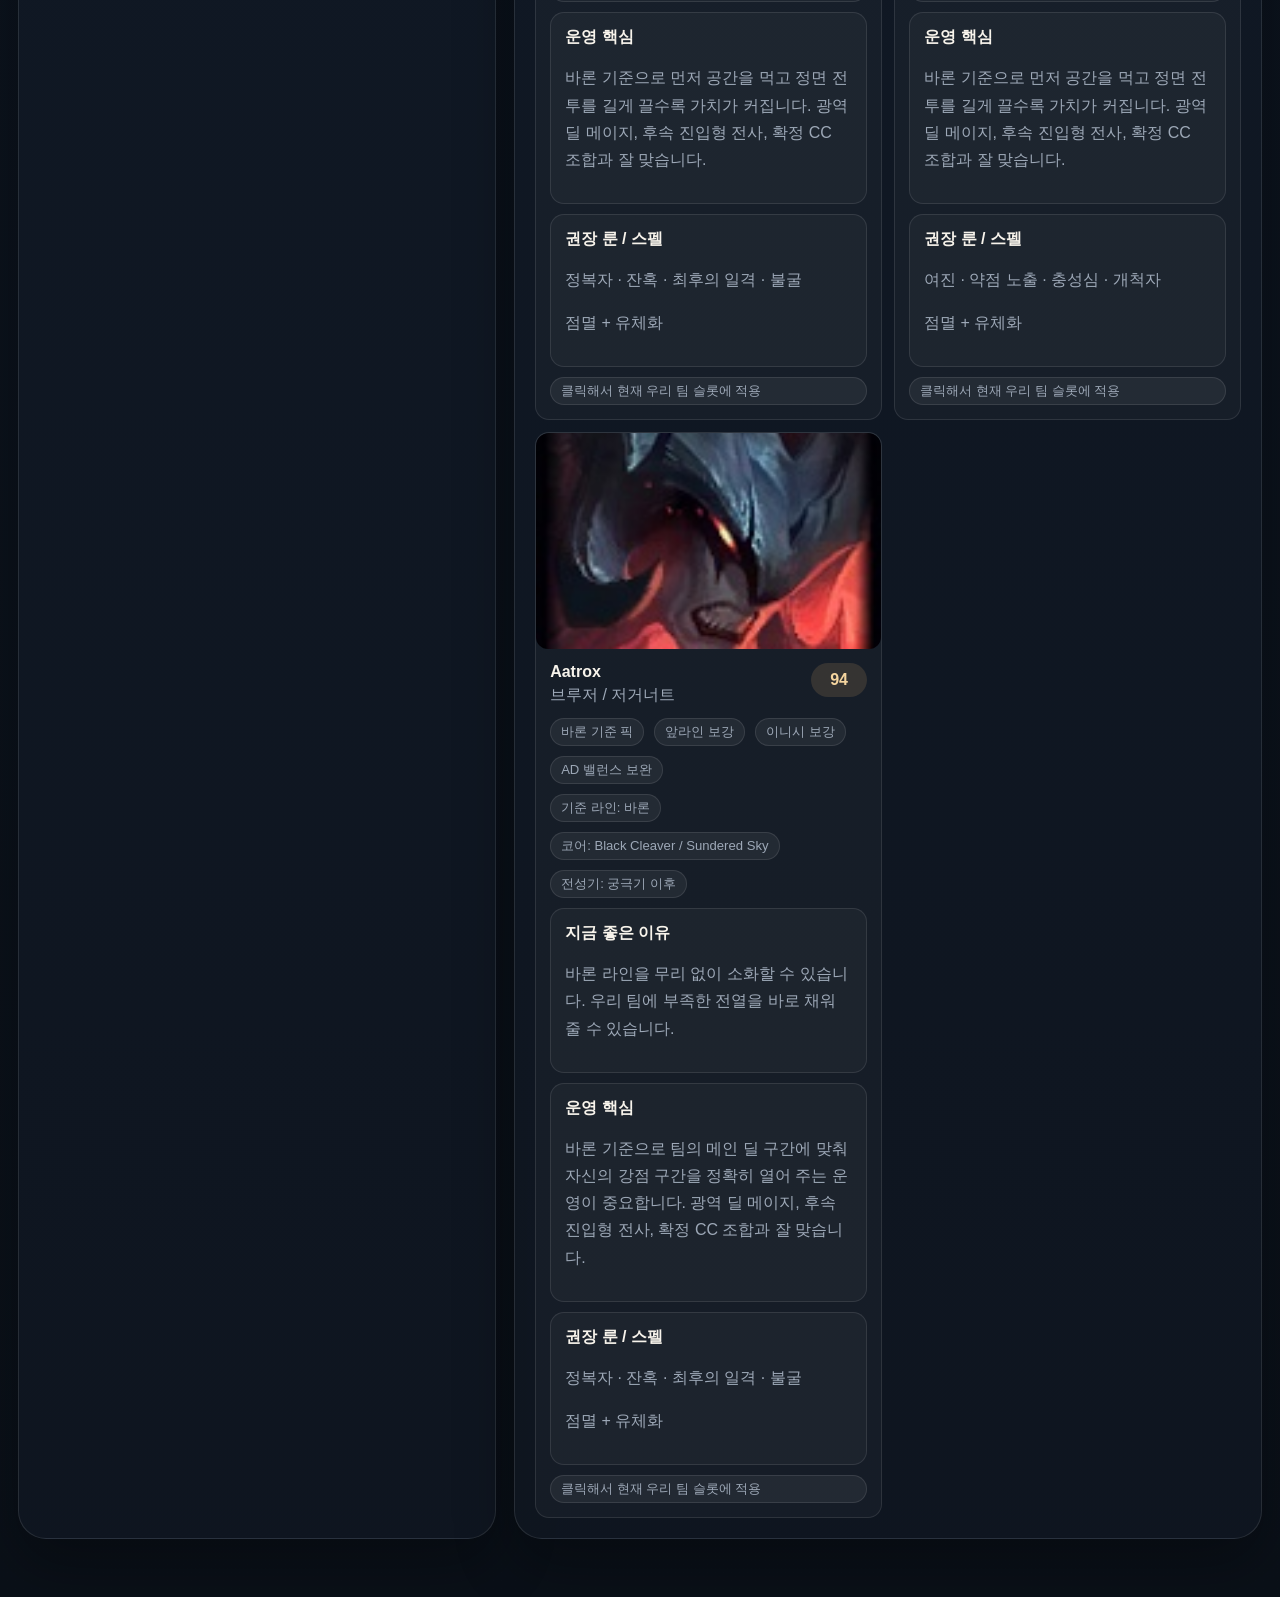
<file: game-assistant.html>
<!DOCTYPE html>
<html lang="ko">
<head>
  <meta charset="UTF-8">
  <meta name="viewport" content="width=device-width, initial-scale=1.0">
  <title>게임 도우미 | Wildrift Desk</title>
  <link rel="stylesheet" href="./styles.css">
</head>
<body class="app-body">
  <div class="app-shell">
    <header class="page-topbar">
      <a class="brand-mark" href="./index.html">Wildrift Desk</a>
      <nav class="page-nav">
        <a class="is-active" href="./game-assistant.html">게임 도우미</a>
        <a href="./champions.html">챔피언 도감</a>
      </nav>
    </header>

    <main class="assistant-layout">
      <section class="assistant-stage stage-draft">
        <div class="section-heading">
          <div>
            <p class="eyebrow">STEP 1</p>
            <h1>픽 단계 분석</h1>
          </div>
          <p class="section-note">
            우리 팀은 라인을 함께 지정하고, 상대 팀은 공개된 챔피언만 채워 넣습니다.
            전원 픽이 완료되면 5초 뒤 자동으로 인게임 도우미로 넘어갑니다.
          </p>
        </div>

        <div class="draft-layout">
          <section class="draft-column">
            <div class="board-head">
              <div>
                <span class="panel-kicker">ALLY TEAM</span>
                <h2>우리 팀</h2>
              </div>
              <button type="button" class="ghost-button" data-clear="ally">초기화</button>
            </div>
            <div id="ally-board" class="ally-board"></div>
          </section>

          <section class="picker-panel-real">
            <div class="board-head">
              <div>
                <span class="panel-kicker">PICKER</span>
                <h2>챔피언 선택</h2>
              </div>
              <p id="picker-context" class="context-text">슬롯을 먼저 선택하세요.</p>
            </div>

            <div class="picker-controls">
              <input id="draft-search" class="search-input" type="search" placeholder="챔피언 검색">
              <button type="button" class="ghost-button" id="clear-current-slot">현재 슬롯 비우기</button>
            </div>

            <div class="lane-chip-row" id="draft-lane-filters"></div>
            <div id="draft-picker-grid" class="draft-picker-grid"></div>
          </section>

          <section class="draft-column">
            <div class="board-head">
              <div>
                <span class="panel-kicker">ENEMY TEAM</span>
                <h2>상대 팀</h2>
              </div>
              <button type="button" class="ghost-button" data-clear="enemy">초기화</button>
            </div>
            <div id="enemy-board" class="enemy-board"></div>
          </section>
        </div>

        <div id="draft-status-grid" class="draft-status-grid"></div>
        <div id="draft-priority-strip" class="priority-strip"></div>

        <div class="draft-bottom">
          <section class="analysis-card">
            <div class="board-head">
              <div>
                <span class="panel-kicker">READ</span>
                <h2>조합 해석</h2>
              </div>
            </div>
            <div id="draft-insights" class="stack-list"></div>
          </section>

          <section class="analysis-card">
            <div class="board-head">
              <div>
                <span class="panel-kicker">RECOMMEND</span>
                <h2>추천 픽 + 룬 + 스펠</h2>
              </div>
            </div>
            <div id="draft-recommendations" class="recommend-grid"></div>
          </section>
        </div>

        <div class="ready-banner-wrap">
          <div id="draft-ready-banner" class="ready-banner hidden"></div>
          <button type="button" id="manual-live-enter" class="button secondary hidden">지금 인게임 도우미로 이동</button>
        </div>
      </section>

      <section class="assistant-stage stage-live hidden" id="live-stage">
        <div class="section-heading">
          <div>
            <p class="eyebrow">STEP 2</p>
            <h1>인게임 도우미</h1>
          </div>
          <p class="section-note">
            양 팀 아이템을 입력하고, 지금 바로 다음으로 갈 아이템과 경계해야 할 상대를 확인하세요.
          </p>
        </div>

        <div class="live-layout">
          <section class="team-panel">
            <div class="board-head">
              <div>
                <span class="panel-kicker">ALLY ITEMS</span>
                <h2>우리 팀 상태</h2>
              </div>
            </div>
            <div id="ally-live-grid" class="live-team-grid"></div>
          </section>

          <section class="live-center">
            <div class="board-head">
              <div>
                <span class="panel-kicker">IN-GAME GUIDE</span>
                <h2>현재 가이드</h2>
              </div>
            </div>

            <div class="live-selector">
              <label class="field-block">
                <span>기준 챔피언</span>
                <select id="focus-champion-select"></select>
              </label>
            </div>

            <div id="live-overview" class="live-overview-grid"></div>

            <div class="live-summary-grid">
              <article class="analysis-card">
                <h3>다음 아이템</h3>
                <div id="next-item-list" class="item-suggestion-grid"></div>
              </article>
              <article class="analysis-card">
                <h3>지금 조심해야 할 챔피언</h3>
                <div id="danger-list" class="stack-list"></div>
              </article>
              <article class="analysis-card">
                <h3>지금 압박하기 쉬운 챔피언</h3>
                <div id="advantage-list" class="stack-list"></div>
              </article>
              <article class="analysis-card">
                <h3>이번 판 핵심 체크</h3>
                <div id="counter-build-list" class="stack-list"></div>
              </article>
            </div>

            <article class="analysis-card">
              <h3>챔피언 프로필</h3>
              <div id="focus-profile" class="profile-panel"></div>
            </article>
          </section>

          <section class="team-panel">
            <div class="board-head">
              <div>
                <span class="panel-kicker">ENEMY ITEMS</span>
                <h2>상대 팀 상태</h2>
              </div>
            </div>
            <div id="enemy-live-grid" class="live-team-grid"></div>
          </section>
        </div>
      </section>
    </main>
  </div>

  <script src="./data.js"></script>
  <script src="./game-assistant.js"></script>
</body>
</html>
</file>
<file: styles.css>
:root {
  --bg: #0a0f16;
  --bg-soft: #111926;
  --panel: #121c29;
  --panel-2: #172333;
  --panel-3: rgba(255, 255, 255, 0.04);
  --line: rgba(255, 255, 255, 0.1);
  --text: #f7f3eb;
  --muted: #9da8b7;
  --accent: #f2b56f;
  --accent-2: #7dc5c9;
  --success: #95d59b;
  --danger: #ff8f86;
  --shadow: 0 24px 60px rgba(0, 0, 0, 0.3);
  --radius-xl: 28px;
  --radius-lg: 20px;
  --radius-md: 14px;
  --radius-sm: 10px;
}

* {
  box-sizing: border-box;
}

html {
  scroll-behavior: smooth;
}

body {
  margin: 0;
  min-height: 100vh;
  color: var(--text);
  font-family: "Segoe UI Variable Text", "Malgun Gothic", sans-serif;
  background:
    radial-gradient(circle at top left, rgba(242, 181, 111, 0.15), transparent 26%),
    radial-gradient(circle at top right, rgba(125, 197, 201, 0.16), transparent 22%),
    linear-gradient(180deg, #091019, #0d1521 32%, #0a1018 100%);
}

a {
  color: inherit;
}

img {
  display: block;
  max-width: 100%;
}

button,
input,
select {
  font: inherit;
}

.landing-body,
.app-body {
  background:
    radial-gradient(circle at top left, rgba(242, 181, 111, 0.12), transparent 26%),
    radial-gradient(circle at top right, rgba(125, 197, 201, 0.14), transparent 24%),
    linear-gradient(180deg, #091019, #0d1521 35%, #0a1018 100%);
}

.landing-shell,
.app-shell {
  width: min(1480px, calc(100vw - 36px));
  margin: 0 auto;
  padding: 24px 0 40px;
}

.eyebrow,
.panel-kicker {
  margin: 0 0 10px;
  font-size: 0.76rem;
  letter-spacing: 0.22em;
  text-transform: uppercase;
  color: #dcc39d;
}

.button,
.ghost-button,
.lane-chip,
.item-chip,
.slot-button,
.champion-tile,
.recommend-card {
  transition: transform 160ms ease, border-color 160ms ease, background 160ms ease;
}

.button {
  display: inline-flex;
  align-items: center;
  justify-content: center;
  min-height: 48px;
  padding: 0 18px;
  border-radius: 999px;
  text-decoration: none;
  font-weight: 700;
}

.button.primary {
  background: linear-gradient(135deg, #f2b56f, #f4d6a2);
  color: #25160a;
}

.button.secondary,
.ghost-button,
.lane-chip,
.item-chip {
  border: 1px solid var(--line);
  background: rgba(255, 255, 255, 0.04);
  color: var(--text);
}

.button:hover,
.ghost-button:hover,
.lane-chip:hover,
.item-chip:hover,
.slot-button:hover,
.champion-tile:hover,
.recommend-card:hover {
  transform: translateY(-2px);
  border-color: rgba(255, 255, 255, 0.22);
}

.landing-hero {
  display: grid;
  grid-template-columns: minmax(0, 1.05fr) minmax(360px, 0.95fr);
  gap: 22px;
  min-height: calc(100vh - 88px);
  align-items: stretch;
}

.landing-copy,
.preview-card,
.page-topbar,
.draft-column,
.picker-panel-real,
.analysis-card,
.team-panel,
.filter-sidebar,
.champion-detail {
  border: 1px solid var(--line);
  background: linear-gradient(180deg, rgba(18, 28, 41, 0.95), rgba(15, 22, 32, 0.96));
  box-shadow: var(--shadow);
}

.landing-copy {
  border-radius: var(--radius-xl);
  padding: 44px;
  display: flex;
  flex-direction: column;
  justify-content: center;
}

.landing-copy h1,
.section-heading h1,
.preview-card h2,
.board-head h2 {
  margin: 0;
  font-family: Georgia, "Times New Roman", serif;
  letter-spacing: -0.03em;
}

.landing-copy h1 {
  max-width: 12ch;
  font-size: clamp(2.8rem, 5vw, 5.2rem);
  line-height: 0.95;
}

.hero-lead,
.section-note,
.preview-card p,
.context-text,
.subtle-copy,
.stack-row p,
.profile-block p,
.filter-sidebar span,
.champion-meta-line {
  color: var(--muted);
  line-height: 1.7;
}

.landing-actions {
  display: flex;
  flex-wrap: wrap;
  gap: 12px;
  margin-top: 28px;
}

.landing-preview {
  display: grid;
  gap: 18px;
}

.landing-metrics {
  display: grid;
  grid-template-columns: repeat(3, minmax(0, 1fr));
  gap: 12px;
  margin-top: 24px;
}

.metric-card {
  border: 1px solid var(--line);
  border-radius: var(--radius-md);
  background: rgba(255, 255, 255, 0.04);
  padding: 14px;
  display: grid;
  gap: 4px;
}

.metric-card strong {
  font-size: 1.2rem;
}

.metric-card span {
  color: var(--muted);
  font-size: 0.9rem;
}

.landing-detail-grid {
  display: grid;
  grid-template-columns: repeat(3, minmax(0, 1fr));
  gap: 18px;
  margin-top: 20px;
}

.preview-card {
  border-radius: var(--radius-lg);
  padding: 24px;
}

.feature-list {
  margin: 14px 0 0;
  padding-left: 18px;
  color: var(--muted);
}

.feature-list li + li {
  margin-top: 6px;
}

.page-topbar {
  border-radius: 999px;
  padding: 12px 16px;
  display: flex;
  justify-content: space-between;
  align-items: center;
  margin-bottom: 18px;
}

.brand-mark {
  font-weight: 700;
  text-decoration: none;
}

.page-nav {
  display: flex;
  gap: 8px;
}

.page-nav a {
  text-decoration: none;
  padding: 10px 14px;
  border-radius: 999px;
  color: var(--muted);
}

.page-nav a.is-active,
.page-nav a:hover {
  background: rgba(255, 255, 255, 0.06);
  color: var(--text);
}

.assistant-layout,
.champions-page {
  display: grid;
  gap: 20px;
}

.assistant-stage,
.champions-layout {
  display: grid;
  gap: 18px;
}

.section-heading {
  display: flex;
  justify-content: space-between;
  gap: 16px;
  align-items: end;
}

.section-heading h1 {
  font-size: clamp(2.1rem, 3vw, 3.4rem);
}

.section-note {
  max-width: 60ch;
  margin: 0;
}

.draft-layout,
.draft-bottom,
.draft-status-grid,
.priority-strip,
.live-layout,
.champions-layout {
  display: grid;
  gap: 18px;
}

.draft-layout {
  grid-template-columns: 320px minmax(0, 1.1fr) 320px;
}

.draft-bottom {
  grid-template-columns: minmax(320px, 0.78fr) minmax(0, 1.22fr);
}

.draft-status-grid {
  grid-template-columns: repeat(auto-fit, minmax(220px, 1fr));
}

.priority-strip {
  grid-template-columns: repeat(auto-fit, minmax(180px, max-content));
  gap: 10px;
}

.live-layout {
  grid-template-columns: 320px minmax(0, 1.16fr) 320px;
}

.champions-layout {
  grid-template-columns: 300px minmax(0, 1fr);
}

.draft-column,
.picker-panel-real,
.analysis-card,
.team-panel,
.filter-sidebar,
.champion-detail {
  border-radius: var(--radius-xl);
  padding: 20px;
}

.board-head {
  display: flex;
  justify-content: space-between;
  align-items: start;
  gap: 12px;
  margin-bottom: 14px;
}

.board-head h2,
.analysis-card h3,
.champion-detail h2,
.champion-detail h3 {
  font-size: 1.28rem;
}

.ghost-button,
.lane-chip,
.item-chip {
  min-height: 40px;
  padding: 0 14px;
  border-radius: 999px;
  cursor: pointer;
}

.field-block {
  display: grid;
  gap: 8px;
}

.field-block span {
  font-size: 0.92rem;
}

.search-input,
.live-selector select,
.lane-select {
  width: 100%;
  min-height: 46px;
  border-radius: 14px;
  border: 1px solid var(--line);
  background: rgba(255, 255, 255, 0.04);
  color: var(--text);
  padding: 0 14px;
}

select option {
  color: #111;
}

.picker-controls,
.lane-chip-row,
.slot-meta-top,
.item-chip-row,
.pill-row,
.landing-actions {
  display: flex;
  flex-wrap: wrap;
  gap: 10px;
}

.draft-picker-grid,
.recommend-grid,
.item-suggestion-grid,
.champion-grid {
  display: grid;
  gap: 12px;
}

.draft-picker-grid {
  grid-template-columns: repeat(auto-fill, minmax(120px, 1fr));
  max-height: 620px;
  overflow: auto;
  padding-right: 4px;
}

.ally-board,
.enemy-board,
.live-team-grid,
.stack-list {
  display: grid;
  gap: 12px;
}

.ally-slot,
.enemy-slot,
.live-card {
  border: 1px solid var(--line);
  border-radius: var(--radius-md);
  background: var(--panel-3);
  padding: 12px;
}

.ally-slot {
  display: grid;
  gap: 10px;
}

.slot-button,
.champion-tile,
.recommend-card {
  width: 100%;
  border: 1px solid var(--line);
  background: rgba(255, 255, 255, 0.03);
  color: inherit;
  border-radius: var(--radius-md);
  cursor: pointer;
}

.slot-button {
  display: flex;
  align-items: center;
  gap: 12px;
  padding: 10px 12px;
  min-height: 78px;
  text-align: left;
}

.slot-button.active {
  border-color: rgba(242, 181, 111, 0.6);
  box-shadow: 0 0 0 1px rgba(242, 181, 111, 0.3) inset;
}

.slot-avatar,
.tile-avatar,
.recommend-image,
.profile-header img {
  border-radius: 12px;
  object-fit: cover;
}

.slot-avatar {
  width: 56px;
  height: 56px;
  background: linear-gradient(135deg, rgba(242, 181, 111, 0.25), rgba(125, 197, 201, 0.25));
}

.slot-title {
  display: block;
  font-weight: 700;
}

.slot-subtitle {
  display: block;
  color: var(--muted);
  font-size: 0.9rem;
  margin-top: 4px;
}

.champion-tile {
  padding: 0;
  overflow: hidden;
}

.tile-avatar {
  width: 100%;
  aspect-ratio: 1 / 1;
}

.tile-copy {
  padding: 10px;
}

.tile-copy strong,
.recommend-card strong {
  display: block;
}

.meta-pill {
  display: inline-flex;
  align-items: center;
  min-height: 28px;
  padding: 0 10px;
  border-radius: 999px;
  background: rgba(255, 255, 255, 0.06);
  border: 1px solid var(--line);
  font-size: 0.82rem;
  color: var(--muted);
}

.lane-chip.active,
.item-chip.active {
  background: rgba(242, 181, 111, 0.13);
  border-color: rgba(242, 181, 111, 0.4);
  color: #f4d6a2;
}

.recommend-grid {
  grid-template-columns: repeat(auto-fit, minmax(260px, 1fr));
}

.recommend-card {
  overflow: hidden;
  text-align: left;
  padding: 0;
}

.recommend-card:disabled {
  cursor: default;
  opacity: 0.84;
}

.recommend-image {
  width: 100%;
  aspect-ratio: 16 / 10;
}

.recommend-copy {
  padding: 14px;
  display: grid;
  gap: 10px;
}

.recommend-head {
  display: flex;
  justify-content: space-between;
  align-items: start;
  gap: 10px;
}

.score-badge {
  min-width: 56px;
  min-height: 34px;
  padding: 0 12px;
  border-radius: 999px;
  display: inline-flex;
  align-items: center;
  justify-content: center;
  background: rgba(242, 181, 111, 0.14);
  color: #f5d59f;
  font-weight: 700;
}

.stack-row {
  border: 1px solid var(--line);
  border-radius: var(--radius-md);
  background: rgba(255, 255, 255, 0.03);
  padding: 14px;
}

.stack-row strong {
  display: block;
  margin-bottom: 6px;
}

.ready-banner {
  padding: 14px 18px;
  border-radius: var(--radius-md);
  border: 1px solid rgba(149, 213, 155, 0.25);
  background: rgba(149, 213, 155, 0.1);
  color: #d9f2dc;
  font-weight: 600;
}

.ready-banner-wrap {
  display: flex;
  flex-wrap: wrap;
  gap: 12px;
  align-items: center;
}

.priority-chip {
  display: inline-flex;
  align-items: center;
  min-height: 40px;
  padding: 0 14px;
  border-radius: 999px;
  border: 1px solid var(--line);
  background: rgba(255, 255, 255, 0.05);
  color: var(--text);
  font-weight: 600;
}

.priority-chip.info {
  border-color: rgba(125, 197, 201, 0.34);
  background: rgba(125, 197, 201, 0.12);
  color: #d6f4f6;
}

.priority-chip.danger {
  border-color: rgba(255, 143, 134, 0.34);
  background: rgba(255, 143, 134, 0.12);
  color: #ffd7d3;
}

.priority-chip.neutral {
  border-color: rgba(242, 181, 111, 0.28);
  background: rgba(242, 181, 111, 0.12);
  color: #f7dfb8;
}

.hidden {
  display: none !important;
}

.live-center {
  display: grid;
  gap: 18px;
}

.live-overview-grid {
  display: grid;
  grid-template-columns: repeat(auto-fit, minmax(220px, 1fr));
  gap: 12px;
}

.overview-card {
  border: 1px solid var(--line);
  border-radius: var(--radius-md);
  background: rgba(255, 255, 255, 0.04);
  padding: 14px;
  display: grid;
  gap: 6px;
}

.overview-card strong {
  font-size: 1rem;
}

.overview-card p {
  margin: 0;
  color: var(--muted);
}

.live-summary-grid {
  display: grid;
  grid-template-columns: repeat(2, minmax(0, 1fr));
  gap: 18px;
}

.live-card {
  display: grid;
  gap: 10px;
}

.live-card-head {
  display: flex;
  gap: 12px;
}

.live-card-head img {
  width: 52px;
  height: 52px;
  border-radius: 12px;
}

.item-chip-row {
  margin-top: 8px;
}

.item-chip {
  min-height: 34px;
  padding: 0 12px;
  font-size: 0.84rem;
}

.inline-action {
  margin-top: 8px;
  justify-self: start;
}

.action-card {
  display: grid;
  gap: 6px;
}

.profile-panel {
  display: grid;
  gap: 16px;
}

.profile-header {
  display: grid;
  grid-template-columns: 112px minmax(0, 1fr);
  gap: 16px;
  align-items: center;
}

.profile-header img {
  width: 112px;
  height: 112px;
}

.profile-columns {
  display: grid;
  grid-template-columns: repeat(2, minmax(0, 1fr));
  gap: 14px;
}

.profile-block {
  border: 1px solid var(--line);
  border-radius: var(--radius-md);
  background: rgba(255, 255, 255, 0.03);
  padding: 14px;
}

.profile-block h4 {
  margin: 0 0 8px;
}

.profile-block p + p,
.stack-row p + p {
  margin-top: 8px;
}

.profile-block ul {
  margin: 0;
  padding-left: 18px;
  color: var(--muted);
}

.profile-block li strong {
  color: var(--text);
}

.profile-block li + li {
  margin-top: 6px;
}

.champions-content {
  display: grid;
  grid-template-columns: minmax(0, 0.92fr) minmax(380px, 1.08fr);
  gap: 18px;
}

.filter-sidebar {
  align-self: start;
  display: grid;
  gap: 18px;
  position: sticky;
  top: 20px;
}

.filter-summary,
.empty-state {
  border: 1px solid var(--line);
  border-radius: var(--radius-md);
  background: rgba(255, 255, 255, 0.03);
  padding: 14px;
}

.filter-summary strong,
.empty-state strong {
  display: block;
  margin-bottom: 6px;
}

.filter-summary p,
.empty-state p {
  margin: 0;
  color: var(--muted);
}

.champion-grid {
  grid-template-columns: repeat(auto-fill, minmax(190px, 1fr));
  align-self: start;
}

.champion-card {
  border: 1px solid var(--line);
  background: rgba(255, 255, 255, 0.03);
  border-radius: var(--radius-md);
  overflow: hidden;
  cursor: pointer;
  text-align: left;
  width: 100%;
}

.champion-card.active {
  border-color: rgba(242, 181, 111, 0.5);
  box-shadow: 0 0 0 1px rgba(242, 181, 111, 0.24) inset;
}

.champion-card img {
  width: 100%;
  aspect-ratio: 1 / 1;
  object-fit: cover;
}

.champion-card-copy {
  padding: 12px;
  display: grid;
  gap: 8px;
}

.champion-detail {
  align-self: start;
  display: grid;
  gap: 18px;
}

.champion-detail-header {
  display: grid;
  grid-template-columns: 132px minmax(0, 1fr);
  gap: 16px;
  align-items: center;
}

.champion-detail-header img {
  width: 132px;
  height: 132px;
  border-radius: 16px;
  object-fit: cover;
}

.detail-grid {
  display: grid;
  grid-template-columns: repeat(2, minmax(0, 1fr));
  gap: 14px;
}

@media (max-width: 1240px) {
  .landing-hero,
  .landing-detail-grid,
  .draft-layout,
  .draft-bottom,
  .draft-status-grid,
  .live-overview-grid,
  .live-layout,
  .champions-layout,
  .champions-content,
  .live-summary-grid {
    grid-template-columns: 1fr;
  }
}

@media (max-width: 760px) {
  .landing-shell,
  .app-shell {
    width: min(100vw - 20px, 1480px);
  }

  .landing-copy,
  .draft-column,
  .picker-panel-real,
  .analysis-card,
  .team-panel,
  .filter-sidebar,
  .champion-detail {
    padding: 16px;
  }

  .landing-copy h1,
  .section-heading h1 {
    max-width: none;
  }

  .landing-metrics {
    grid-template-columns: 1fr;
  }

  .section-heading,
  .page-topbar,
  .board-head,
  .profile-header,
  .champion-detail-header,
  .profile-columns,
  .detail-grid {
    grid-template-columns: 1fr;
    display: grid;
  }

  .filter-sidebar {
    position: static;
  }
}
</file>
